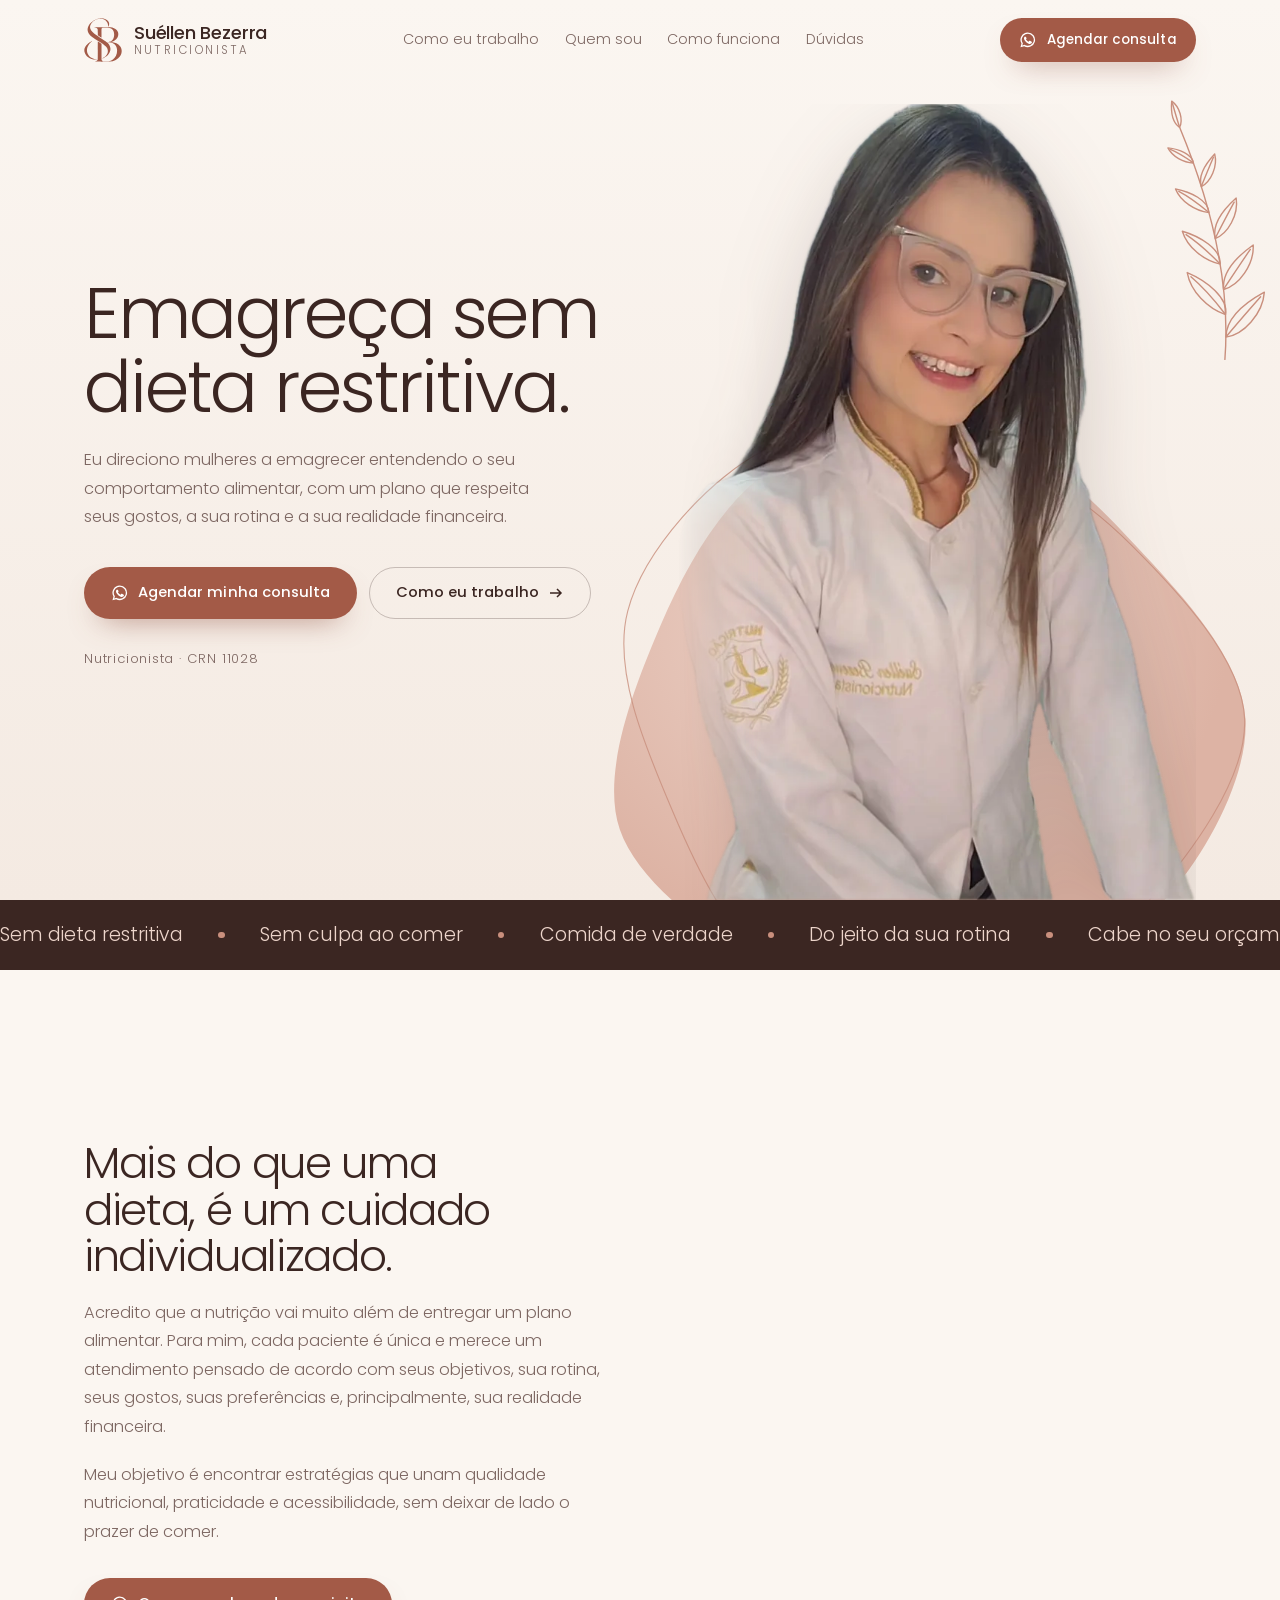
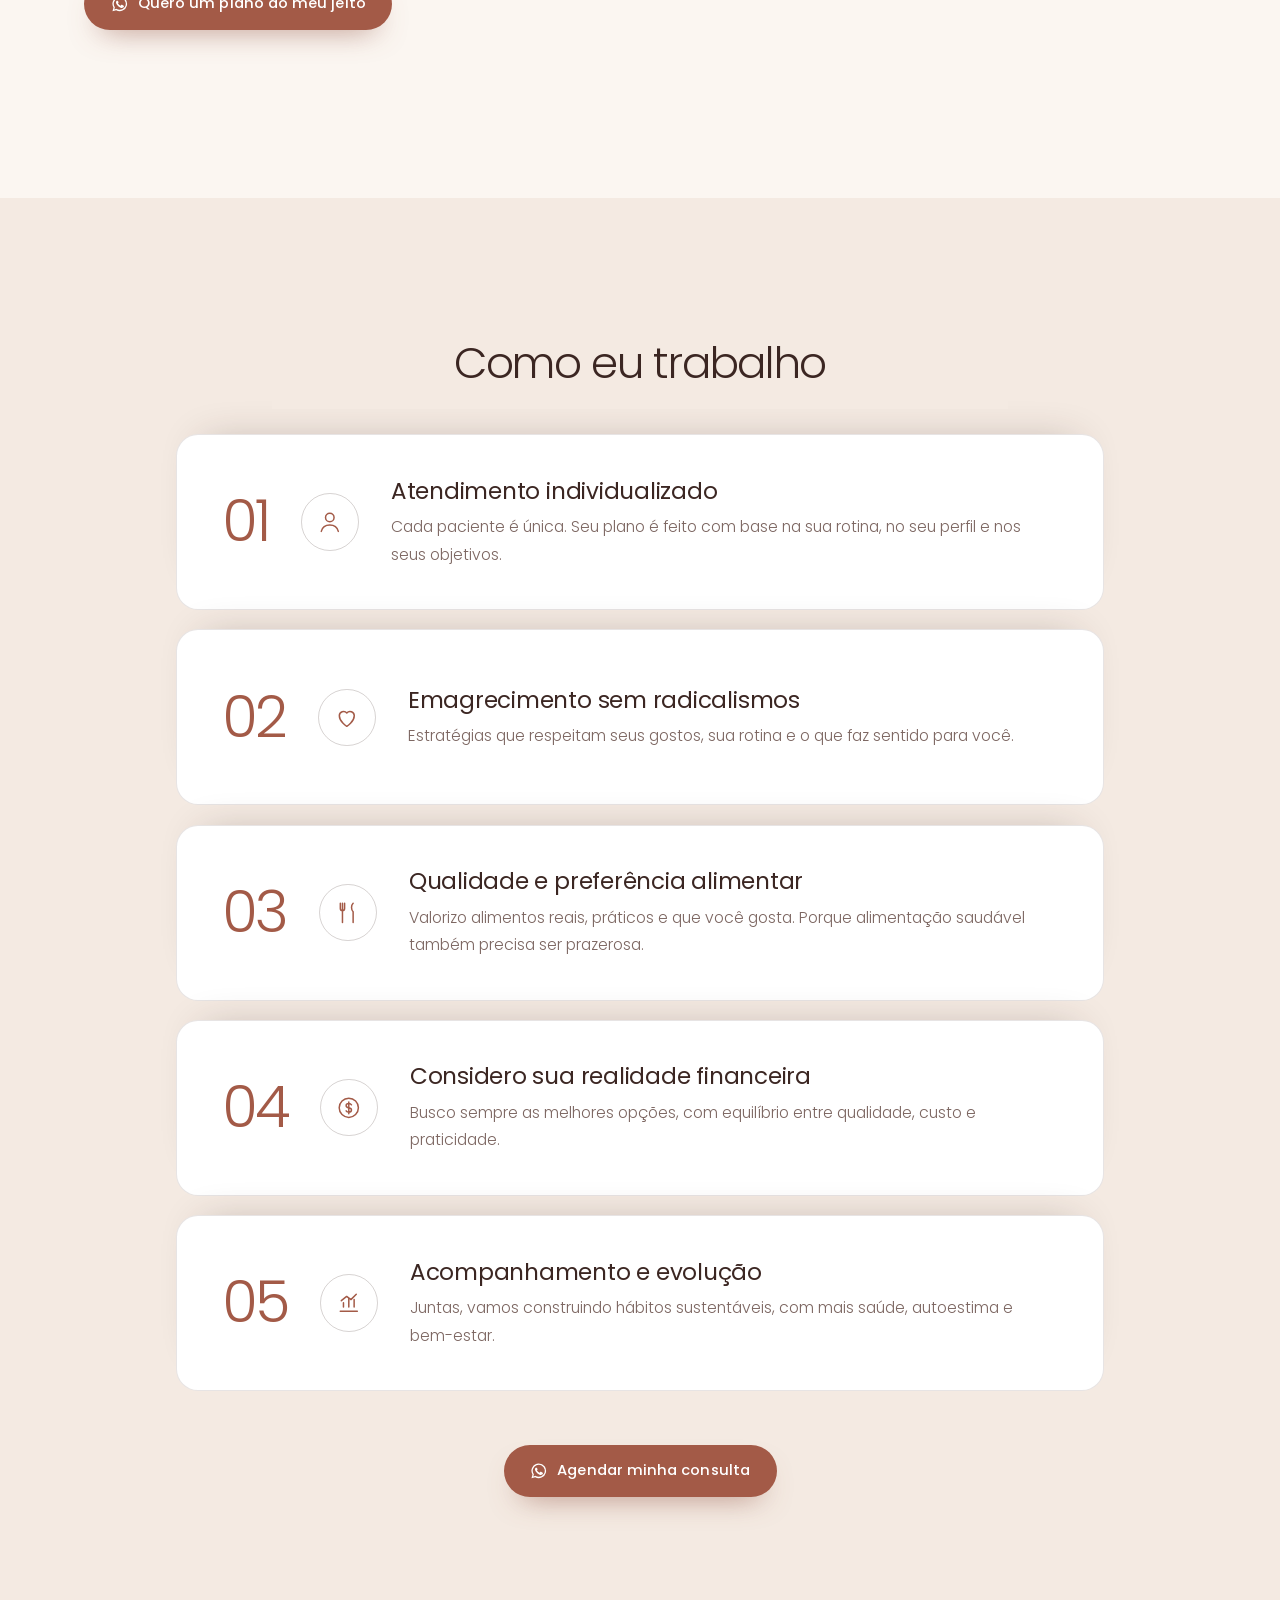
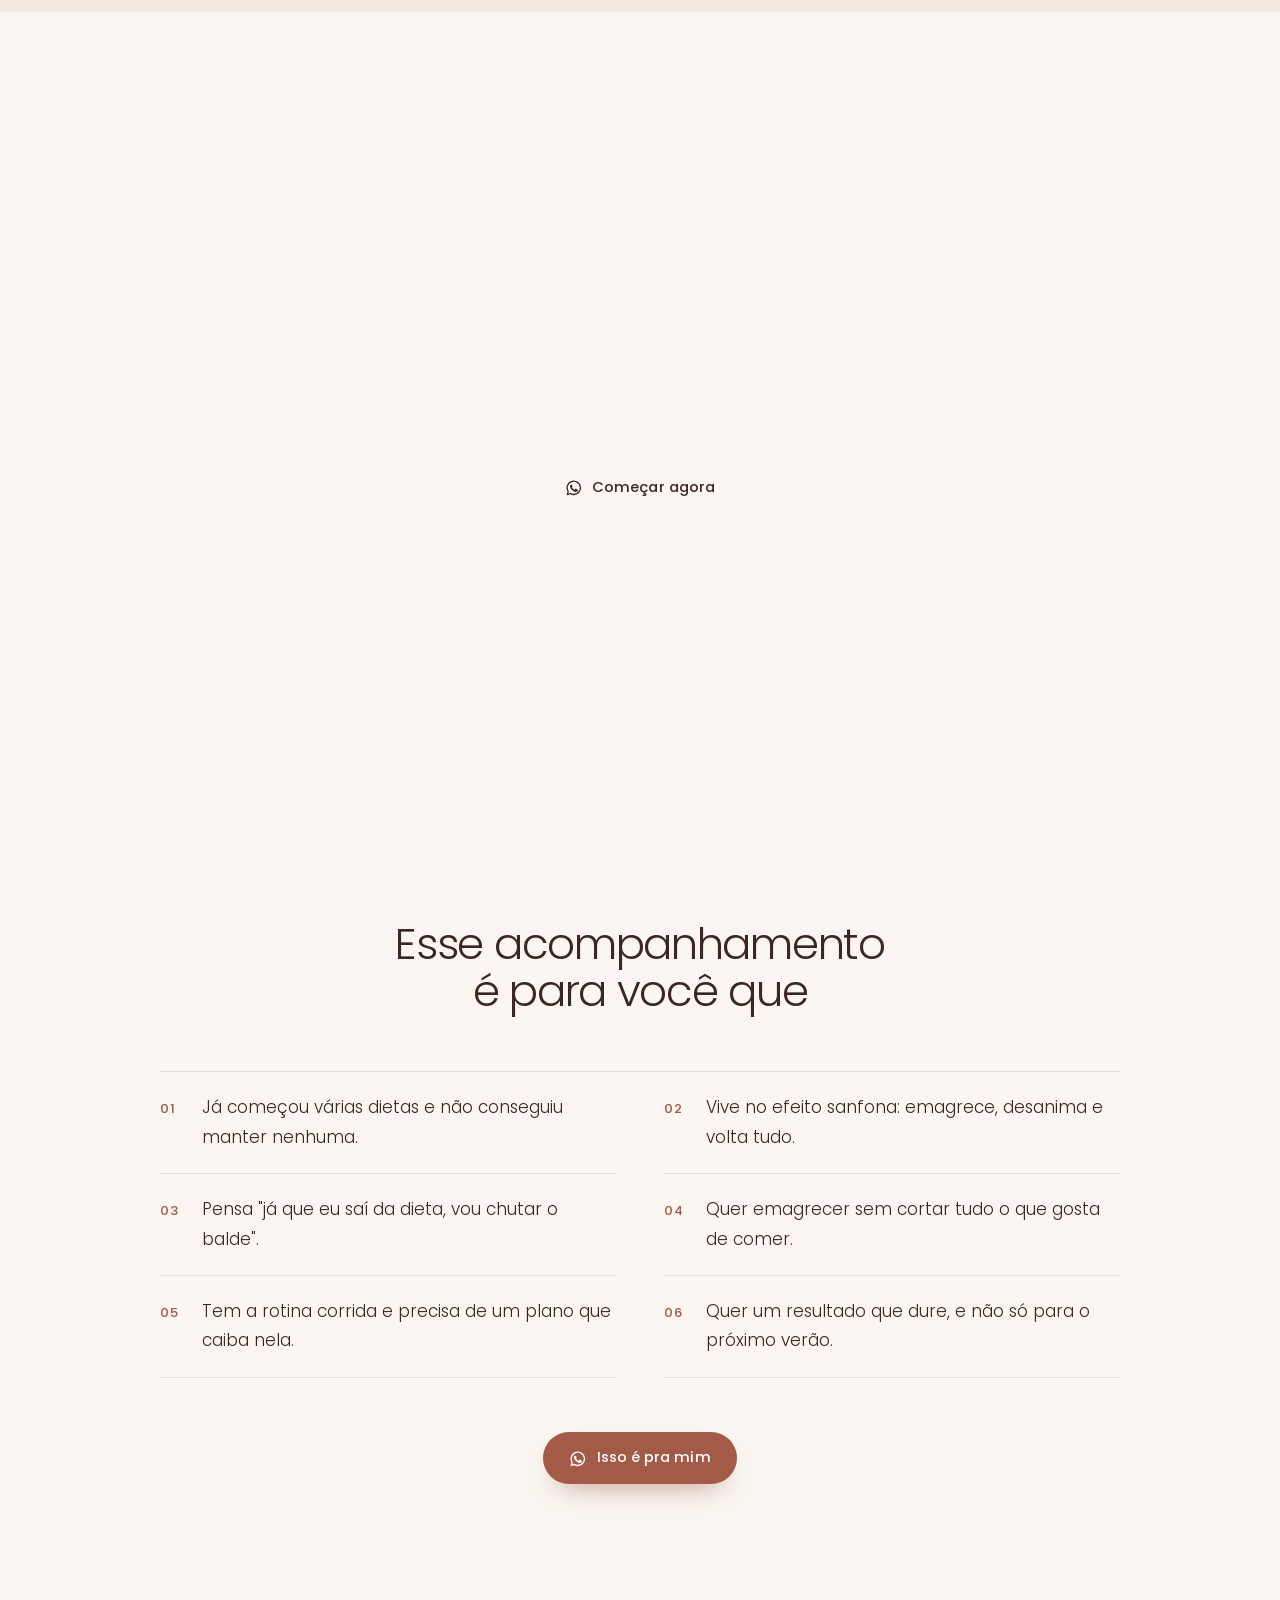
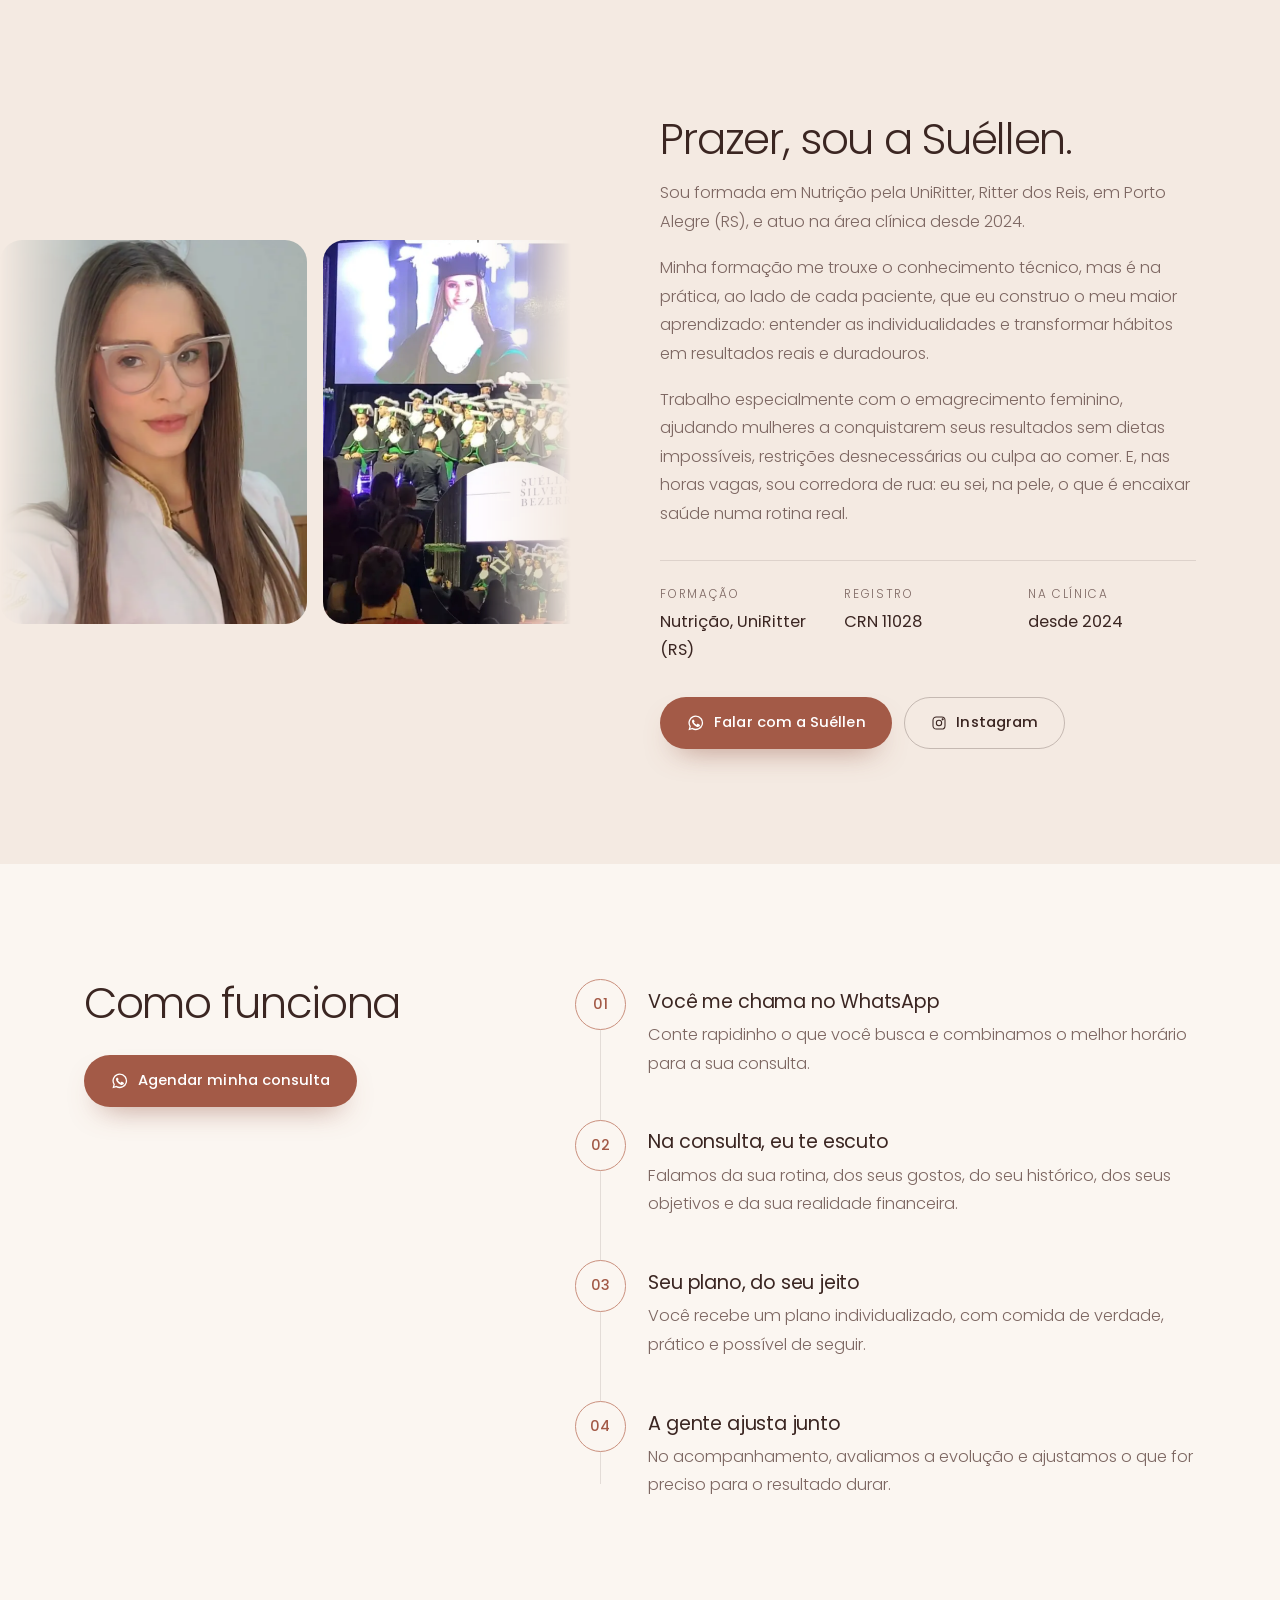
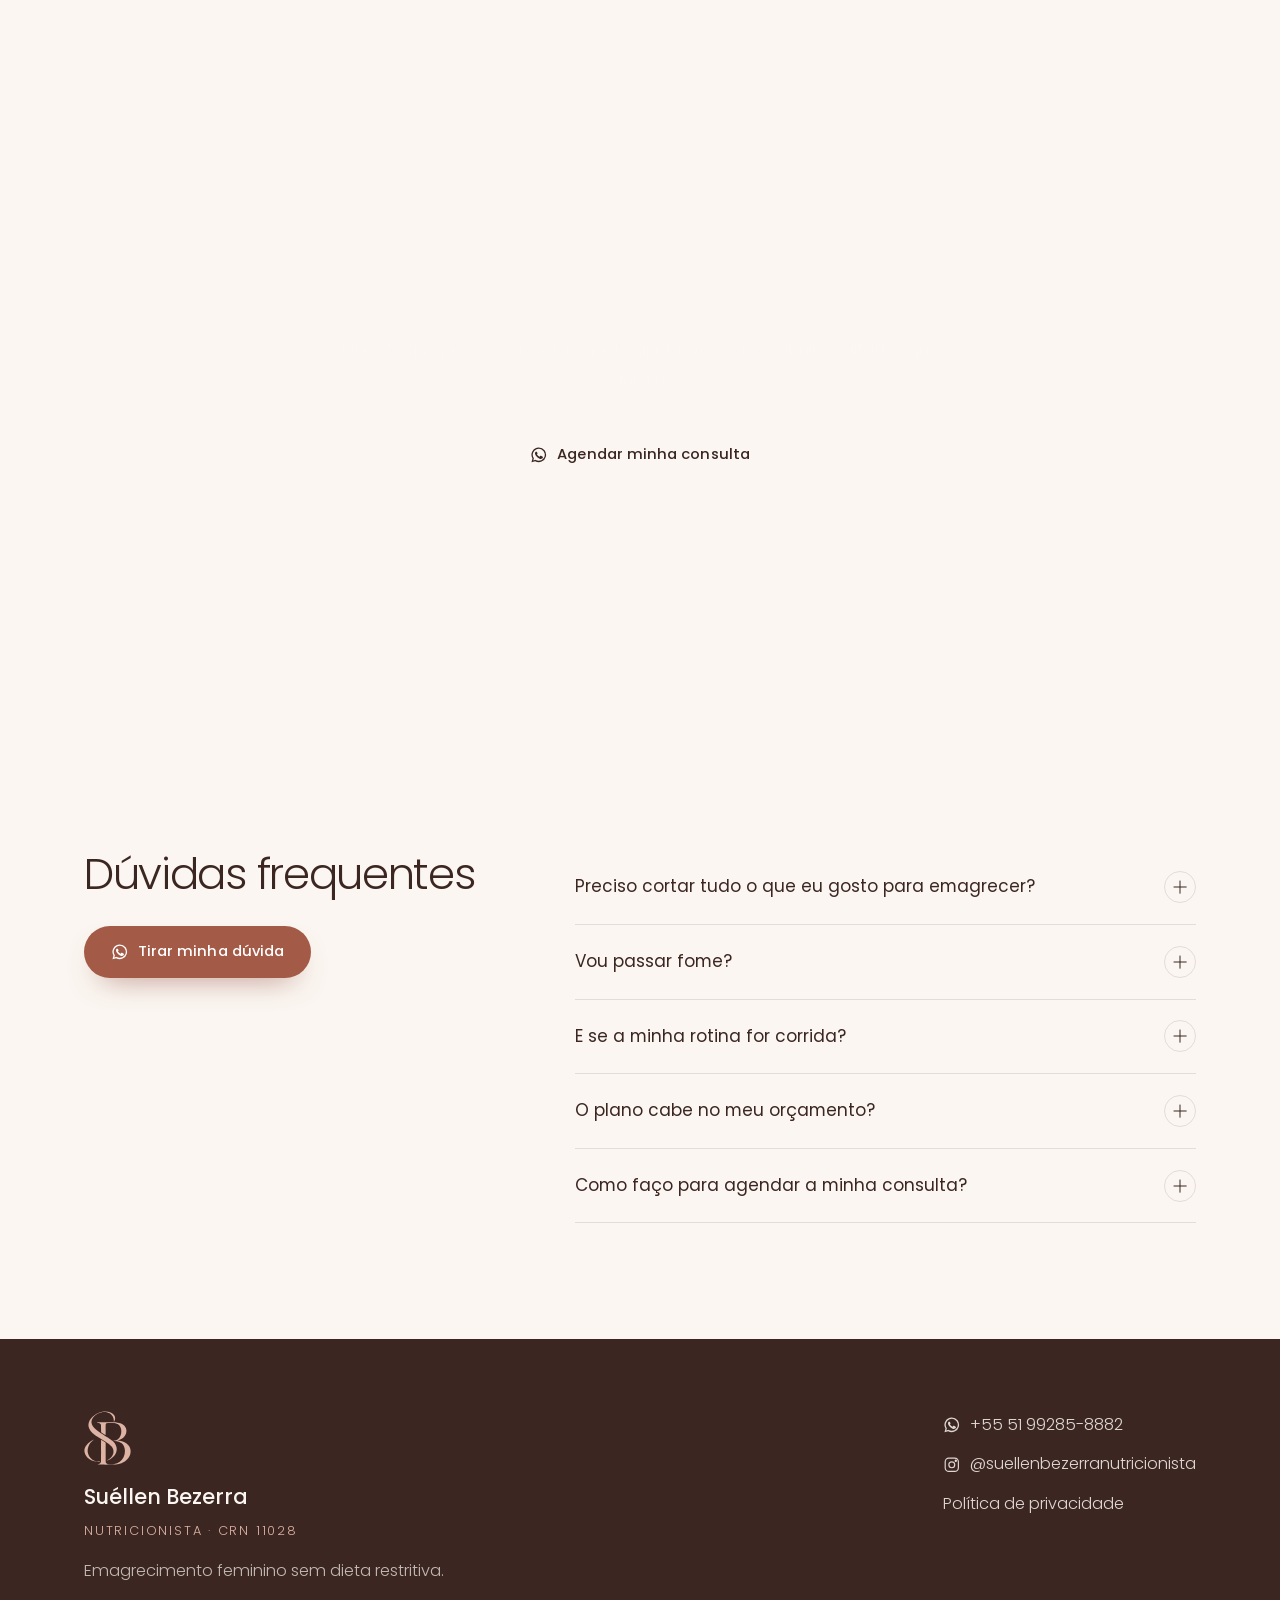
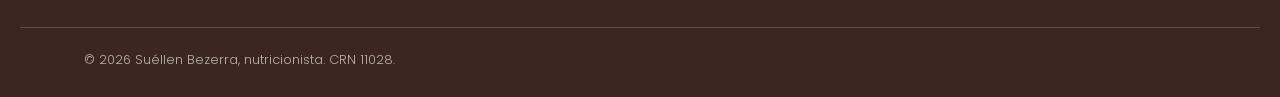
<file: index.html>
<!doctype html>
<html lang="pt-BR">
<head>
<meta charset="utf-8">
<meta name="viewport" content="width=device-width,initial-scale=1,viewport-fit=cover">
<title>Suéllen Bezerra | Nutricionista: emagrecimento feminino sem dieta restritiva</title>
<meta name="description" content="Nutricionista Suéllen Bezerra (CRN 11028): emagrecimento feminino sem dieta restritiva, com plano individualizado que respeita seus gostos, sua rotina e seu orçamento. Agende pelo WhatsApp.">
<meta name="robots" content="noindex,nofollow">
<link rel="canonical" href="https://suellenbezerra.vercel.app/">
<meta name="theme-color" content="#FBF6F1">
<meta property="og:type" content="website"><meta property="og:locale" content="pt_BR"><meta property="og:site_name" content="Suéllen Bezerra, nutricionista">
<meta property="og:title" content="Suéllen Bezerra | Nutricionista: emagrecimento feminino sem dieta restritiva"><meta property="og:description" content="Nutricionista Suéllen Bezerra (CRN 11028): emagrecimento feminino sem dieta restritiva, com plano individualizado que respeita seus gostos, sua rotina e seu orçamento. Agende pelo WhatsApp."><meta property="og:url" content="https://suellenbezerra.vercel.app/">
<meta property="og:image" content="https://suellenbezerra.vercel.app/assets/img/og-image-v2.jpg"><meta name="twitter:card" content="summary_large_image">
<link rel="icon" href="/assets/img/favicon-v2.svg" type="image/svg+xml"><link rel="icon" href="/assets/img/favicon-v2.png" type="image/png" sizes="64x64"><link rel="apple-touch-icon" href="/assets/img/apple-touch-icon.png">
<link rel="preload" href="/assets/fonts/poppins-300.woff2" as="font" type="font/woff2" crossorigin>
<link rel="preload" href="/assets/fonts/poppins-500.woff2" as="font" type="font/woff2" crossorigin>
<link rel="preload" as="image" imagesrcset="/assets/img/fotos/hero-700.webp 700w, /assets/img/fotos/hero-1100.webp 1100w" imagesizes="(max-width:760px) 100vw, 46vw" fetchpriority="high">
<script>document.documentElement.classList.add('js')</script>
<style>@font-face{font-family:"Poppins";src:url(/assets/fonts/poppins-300.woff2) format("woff2");font-weight:300;font-display:swap}@font-face{font-family:"Poppins";src:url(/assets/fonts/poppins-400.woff2) format("woff2");font-weight:400;font-display:swap}@font-face{font-family:"Poppins";src:url(/assets/fonts/poppins-500.woff2) format("woff2");font-weight:500;font-display:swap}@font-face{font-family:"Sans Reserva";src:local("Arial");size-adjust:112.5%}:root{--papel:#FBF6F1;--papel-2:#F4EAE2;--rose:#EDD5CB;--rose-2:#DDB3A4;--rose-3:#C98F7D;--terra:#A35A47;--terra-2:#8C4A39;--cacau:#3B2622;--cacau-2:#2B1B18;--tinta:#3B2622;--muted:#7D6762;--linha:rgba(59,38,34,.12);--linha-c:rgba(251,246,241,.18);--sans:"Poppins","Sans Reserva",Arial,sans-serif;--t-hero:clamp(2.6rem,5.6vw,5.4rem);--t-h2:clamp(1.9rem,3.4vw,3.2rem);--gutter:clamp(1.25rem,5vw,4rem);--maxw:1240px;--sec:clamp(4.5rem,9vw,8rem);--ease:cubic-bezier(.2,.8,.3,1);--r:22px}*,*::before,*::after{box-sizing:border-box}html{-webkit-text-size-adjust:100%;scroll-padding-top:6rem}body{margin:0;background:var(--papel);color:var(--tinta);font:300 1.02rem/1.75 var(--sans);-webkit-font-smoothing:antialiased;overflow-x:clip}img{display:block;max-width:100%;height:auto}a{color:inherit;text-decoration:none}h1,h2,h3,p,ul,ol,dl,dd,figure{margin:0}h1,h2{font-weight:300;line-height:1.08;letter-spacing:-.03em;text-wrap:balance}h3{font-weight:500;font-size:1.08rem;line-height:1.35;letter-spacing:-.01em}.wrap{width:100%;max-width:var(--maxw);margin-inline:auto;padding-inline:var(--gutter)}:focus-visible{outline:2px solid var(--terra);outline-offset:3px;border-radius:6px}::selection{background:var(--rose-2);color:var(--cacau)}.btn{display:inline-flex;align-items:center;justify-content:center;gap:.6rem;min-height:3.25rem;padding:.7rem 1.6rem;border-radius:999px;border:1px solid transparent;font:500 .92rem/1.2 var(--sans);letter-spacing:.005em;cursor:pointer;transition:background-color .35s var(--ease),color .35s var(--ease),border-color .35s var(--ease),transform .35s var(--ease),box-shadow .35s var(--ease)}.btn svg{width:1.1rem;height:1.1rem;flex:none}.btn:active{transform:scale(.98)}.btn--pri{background:var(--terra);color:#fff;box-shadow:0 14px 30px -16px rgba(140,74,57,.7)}.btn--pri:hover{background:var(--terra-2)}.btn--claro{background:var(--papel);color:var(--cacau)}.btn--claro:hover{background:var(--rose)}.btn--linha{border-color:rgba(59,38,34,.25);color:var(--tinta)}.btn--linha:hover{border-color:var(--terra);color:var(--terra)}.btn--linha svg{width:1rem;height:1rem}.ctas{display:flex;flex-wrap:wrap;gap:.75rem}.top{position:fixed;inset:0 0 auto 0;z-index:60;transition:background-color .4s var(--ease),box-shadow .4s var(--ease)}.top.solid{background:rgba(251,246,241,.9);-webkit-backdrop-filter:blur(14px);backdrop-filter:blur(14px);box-shadow:0 1px 0 var(--linha)}.top__in{display:flex;align-items:center;justify-content:space-between;gap:1.5rem;height:5rem}.marca{display:flex;align-items:center;gap:.75rem}.marca__sb{height:2.75rem;width:auto}.marca__txt{display:flex;flex-direction:column;line-height:1.15}.marca b{font-weight:500;font-size:1.12rem;letter-spacing:-.01em}.marca__txt>span{font-size:.72rem;letter-spacing:.22em;text-transform:uppercase;color:var(--muted)}.nav{display:flex;gap:1.6rem;font-size:.9rem;color:var(--muted)}.nav a{transition:color .3s}.nav a:hover{color:var(--terra)}.top .btn{min-height:2.75rem;padding:.5rem 1.15rem;font-size:.84rem}.capa{position:relative;min-height:100svh;display:flex;align-items:center;overflow:hidden;isolation:isolate;background:linear-gradient(180deg,var(--papel) 0%,var(--papel-2) 100%)}.capa__fundo{position:absolute;inset:0;z-index:-2;pointer-events:none;--borda:max(var(--gutter),calc((100vw - var(--maxw)) / 2 + var(--gutter)))}.capa__blob,.capa__linha{position:absolute;width:min(55vw,50rem);aspect-ratio:1;right:max(0px,calc(var(--borda) - 5rem));bottom:-19%;overflow:visible}.capa__blob{animation:gira-blob 90s linear infinite}.capa__linha{fill:none;stroke:var(--rose-3);stroke-width:1.1;opacity:.8;animation:gira-blob 120s linear infinite reverse}.capa__linha path,.capa__ramo path{vector-effect:non-scaling-stroke}@keyframes gira-blob{to{transform:rotate(360deg)}}.capa__ramo{position:absolute;top:6.2rem;right:max(.6rem,calc(var(--borda) - 8.5rem));width:clamp(7.5rem,11.5vw,12rem);height:auto;overflow:visible;fill:none;stroke:var(--rose-3);stroke-width:1.4;stroke-linecap:round;stroke-linejoin:round;transform-origin:62% 100%;animation:balanca 9s ease-in-out infinite alternate}.capa__ramo path{stroke-dasharray:1;stroke-dashoffset:1;animation:desenha 1.8s var(--ease) var(--d,0s) forwards}@keyframes desenha{to{stroke-dashoffset:0}}@keyframes balanca{from{transform:rotate(-2.5deg)}to{transform:rotate(2deg)}}.capa__foto{position:absolute;right:max(var(--gutter),calc((100vw - var(--maxw)) / 2 + var(--gutter)));bottom:0;z-index:-1}.capa__foto img{height:min(calc(100svh - 6.5rem),54rem);width:auto;max-width:46vw;object-fit:contain;object-position:bottom;filter:drop-shadow(0 30px 40px rgba(59,38,34,.18));-webkit-mask-image:linear-gradient(90deg,transparent 0,#000 16%);mask-image:linear-gradient(90deg,transparent 0,#000 16%)}.capa__in{padding-block:7rem 4rem}.capa__txt{max-width:34rem}.capa h1{font-size:var(--t-hero);line-height:1.02}.capa__txt>p:not(.capa__crn){margin-top:1.4rem;font-size:clamp(1.02rem,1.2vw,1.16rem);color:var(--muted);max-width:30rem}.capa .ctas{margin-top:2.2rem}.capa__crn{margin-top:1.8rem;font-size:.82rem;letter-spacing:.06em;color:var(--muted)}.faixa{overflow:hidden;background:var(--cacau);color:var(--rose);padding-block:1.15rem}.faixa__t{display:flex;width:max-content;animation:corre 38s linear infinite}.faixa__t span{flex:none;margin-right:2.2rem;font-size:clamp(1rem,1.5vw,1.3rem);white-space:nowrap}.faixa__t i{flex:none;margin-right:2.2rem;align-self:center;width:.4rem;height:.4rem;border-radius:50%;background:var(--rose-3)}@keyframes corre{to{transform:translate3d(-50%,0,0)}}.sec{position:relative;padding-block:var(--sec)}.cab{text-align:center;max-width:46rem;margin:0 auto clamp(2.4rem,5vw,3.6rem)}.cab h2{font-size:var(--t-h2)}.fim{display:flex;justify-content:center;margin-top:clamp(2.4rem,5vw,3.4rem)}.cuidado{position:relative;min-height:min(92svh,58rem);display:flex;align-items:center;overflow:hidden;isolation:isolate;padding-block:var(--sec)}.cuidado__bg{position:absolute;inset:0;z-index:-1}.cuidado__bg img{width:100%;height:100%;object-fit:cover;object-position:78% 30%}.cuidado__bg::after{content:"";position:absolute;inset:0;background:linear-gradient(90deg,var(--papel) 0%,rgba(251,246,241,.94) 30%,rgba(251,246,241,.55) 50%,rgba(251,246,241,0) 66%)}.cuidado__txt{max-width:33rem}.cuidado h2{font-size:var(--t-h2)}.cuidado__txt p{margin-top:1.2rem;color:var(--muted)}.cuidado__txt .ctas{margin-top:2rem}.pilares-sec{position:relative;padding-block:var(--sec);background:var(--papel-2)}.pilares-sec .cab{position:sticky;top:4.9rem;z-index:3;margin-bottom:0;padding:1.6rem 0 1.4rem;background:var(--papel-2)}.pilares{position:relative;z-index:1;display:flex;flex-direction:column;gap:1.2rem;max-width:58rem;margin:clamp(1rem,2vw,1.6rem) auto 0}.pilar{position:sticky;top:calc(var(--cab-h,10.6rem) + var(--i) * 1.1rem);display:grid;grid-template-columns:auto auto 1fr;grid-template-areas:"n ic t" "n ic p";column-gap:clamp(1rem,3vw,2rem);row-gap:.4rem;align-items:center;min-height:11rem;padding:clamp(1.6rem,3.5vw,2.4rem) clamp(1.4rem,4vw,2.8rem);border-radius:var(--r);background:#fff;border:1px solid var(--linha);box-shadow:0 -18px 40px -28px rgba(59,38,34,.3)}.pilar__n{grid-area:n;font-size:clamp(2.4rem,5vw,3.6rem);font-weight:300;letter-spacing:-.04em;line-height:1;color:var(--terra)}.pilar__ic{grid-area:ic;display:grid;place-items:center;width:3.6rem;height:3.6rem;border-radius:50%;border:1px solid rgba(59,38,34,.2);color:var(--terra)}.pilar__ic svg{width:1.6rem;height:1.6rem}.pilar h3{grid-area:t;align-self:end;font-size:clamp(1.15rem,1.8vw,1.45rem);font-weight:400}.pilar p{grid-area:p;align-self:start;color:var(--muted);font-size:.98rem}.frase,.final{position:relative;clip-path:inset(0);color:var(--papel);isolation:isolate}.frase__bg,.final__bg{position:fixed;inset:4.9rem 0 0 0;z-index:-1}.frase__bg img,.final__bg img{width:100%;height:100%;object-fit:cover;object-position:65% 0%}.frase__bg img{object-position:50% 22%}.frase__bg::after,.final__bg::after{content:"";position:absolute;inset:0;background:radial-gradient(75% 85% at 50% 55%,rgba(43,27,24,.82),rgba(43,27,24,.55))}.frase{min-height:88svh;display:flex;align-items:center;text-align:center}.frase__txt{max-width:50rem;margin-inline:auto;padding-block:var(--sec)}.frase__grande{font-size:clamp(1.45rem,2.3vw,2.15rem);font-weight:300;line-height:1.4;letter-spacing:-.015em;text-wrap:balance}.frase .ctas{margin-top:2.2rem;justify-content:center}.final{min-height:80svh;display:flex;align-items:center;text-align:center}.final__bg::after{background:radial-gradient(80% 80% at 50% 50%,rgba(43,27,24,.7),rgba(43,27,24,.92))}.final__txt{max-width:40rem;margin-inline:auto;padding-block:var(--sec)}.final h2{font-size:var(--t-h2)}.final p{margin:1.2rem auto 0;color:rgba(251,246,241,.82)}.final .ctas{justify-content:center;margin-top:2.2rem}.quem__lista{display:grid;grid-template-columns:repeat(2,1fr);column-gap:clamp(1.5rem,4vw,3rem);margin:0 auto;padding:0;list-style:none;max-width:60rem;border-top:1px solid var(--linha)}.quem__lista li{display:grid;grid-template-columns:2.6rem 1fr;align-items:baseline;padding:1.3rem 0;border-bottom:1px solid var(--linha);font-size:1.06rem}.quem__lista span{font-size:.82rem;font-weight:500;letter-spacing:.1em;color:var(--terra)}.sobre{background:var(--papel-2)}.sobre__in{display:grid;grid-template-columns:1fr 1.1fr;gap:clamp(2rem,7vw,6rem);align-items:center}.galeria{position:relative;min-width:0;overflow:hidden;padding-block:.5rem;-webkit-mask-image:linear-gradient(90deg,transparent 0,#000 16%,#000 84%,transparent 100%);mask-image:linear-gradient(90deg,transparent 0,#000 16%,#000 84%,transparent 100%)}.galeria__trilho{display:flex;width:max-content;animation:galeria 64s linear infinite}.galeria figure{flex:none;width:clamp(14rem,24vw,23rem);aspect-ratio:4/5;margin:0 1rem 0 0;border-radius:var(--r);overflow:hidden;background:var(--rose)}@media (min-width:861px){.galeria{margin-left:calc(-1 * (max(0px,(100vw - var(--maxw)) / 2) + var(--gutter)))}}.galeria img{width:100%;height:100%;object-fit:cover}.galeria:hover .galeria__trilho{animation-play-state:paused}.js .galeria:not(.roda) .galeria__trilho{animation-play-state:paused}@keyframes galeria{to{transform:translate3d(-50%,0,0)}}.sobre h2{font-size:var(--t-h2)}.sobre__txt p{margin-top:1.1rem;color:var(--muted)}.sobre__dados{display:grid;grid-template-columns:repeat(3,1fr);gap:1rem;margin-top:2rem;padding-top:1.4rem;border-top:1px solid var(--linha)}.sobre__dados dt{font-size:.74rem;letter-spacing:.14em;text-transform:uppercase;color:var(--muted)}.sobre__dados dd{margin-top:.2rem;font-weight:400}.sobre .ctas{margin-top:2rem}.passos-in{display:grid;grid-template-columns:.8fr 1.2fr;gap:clamp(2rem,6vw,5rem);align-items:start}.passos-cab{position:sticky;top:7rem;display:flex;flex-direction:column;align-items:flex-start;gap:1.8rem}.passos-cab h2{font-size:var(--t-h2)}.passos{position:relative;margin:0;padding:0;list-style:none}.passos::before{content:"";position:absolute;left:1.6rem;top:1rem;bottom:1rem;width:1px;background:var(--linha)}.passo{position:relative;display:grid;grid-template-columns:3.2rem 1fr;gap:1.4rem;padding-bottom:2.6rem}.passo:last-child{padding-bottom:0}.passo b{position:relative;display:grid;place-items:center;width:3.2rem;height:3.2rem;border-radius:50%;background:var(--papel);border:1px solid var(--rose-3);color:var(--terra);font-weight:500;font-size:.9rem}.passo h3{font-size:1.2rem;font-weight:400;padding-top:.6rem}.passo p{margin-top:.4rem;color:var(--muted)}.faq-sec{background:var(--papel)}.faq{display:grid;grid-template-columns:.8fr 1.2fr;gap:clamp(2rem,6vw,5rem);align-items:start}.faq__cab{position:sticky;top:7rem;display:flex;flex-direction:column;align-items:flex-start;gap:1.8rem}.faq__cab h2{font-size:var(--t-h2)}.faq__item{border-bottom:1px solid var(--linha)}.faq__item summary{display:flex;justify-content:space-between;align-items:center;gap:1rem;padding:1.3rem 0;cursor:pointer;list-style:none;font-size:1.06rem;font-weight:400}.faq__item summary::-webkit-details-marker{display:none}.faq__item summary i{position:relative;flex:none;width:2rem;height:2rem;border-radius:50%;border:1px solid var(--linha);transition:transform .4s var(--ease),background-color .3s}.faq__item summary i::before,.faq__item summary i::after{content:"";position:absolute;left:50%;top:50%;width:.8rem;height:1px;background:currentColor;transform:translate(-50%,-50%)}.faq__item summary i::after{transform:translate(-50%,-50%) rotate(90deg)}.faq__item[open] summary i{transform:rotate(45deg);background:var(--rose)}.faq__item p{padding:0 3rem 1.4rem 0;color:var(--muted)}.rod{background:var(--cacau);color:var(--papel);padding-block:clamp(3rem,6vw,4.5rem) 1.6rem}.rod__in{display:flex;justify-content:space-between;gap:2rem;flex-wrap:wrap}.rod__sb{height:3.4rem;width:auto;margin-bottom:.9rem}.rod__marca b{display:block;font-weight:500;font-size:1.3rem}.rod__marca span{font-size:.8rem;letter-spacing:.14em;text-transform:uppercase;color:var(--rose-2)}.rod__marca p{margin-top:.8rem;color:rgba(251,246,241,.7)}.rod__col{display:flex;flex-direction:column;gap:.7rem}.rod__col a{display:inline-flex;align-items:center;gap:.6rem;color:rgba(251,246,241,.85);transition:color .3s}.rod__col a:hover{color:var(--rose)}.rod__col svg{width:1.1rem;height:1.1rem}.rod__fim{margin-top:2.6rem;padding-top:1.3rem;border-top:1px solid var(--linha-c);font-size:.8rem;color:rgba(251,246,241,.68)}.zap{position:fixed;right:1.1rem;bottom:1.1rem;z-index:50;display:inline-flex;align-items:center;gap:.6rem;padding:.75rem 1.2rem .75rem .9rem;border-radius:999px;background:#1FAF5A;color:#fff;font-weight:500;font-size:.86rem;box-shadow:0 16px 34px -14px rgba(0,0,0,.45);transition:transform .35s var(--ease)}.zap svg{width:1.5rem;height:1.5rem}.zap:hover{transform:translateY(-2px)}.js .zap{opacity:0;transform:translateY(12px);pointer-events:none;transition:opacity .4s var(--ease),transform .4s var(--ease)}.js .zap.ver{opacity:1;transform:none;pointer-events:auto}.texto-pag{padding-top:8rem}.texto{max-width:46rem}.texto h1{font-size:var(--t-h2)}.texto h2{font-size:1.4rem;margin:2.2rem 0 .6rem}.texto p{color:var(--muted)}.obrigado{min-height:100svh;display:grid;place-items:center;text-align:center;padding:2rem}.obrigado__sb{height:4.4rem;width:auto;margin:0 auto 1rem}.obrigado__nome{font-weight:500;letter-spacing:.2em;text-transform:uppercase;font-size:.8rem;color:var(--muted)}.obrigado h1{margin-top:1rem;font-size:clamp(1.8rem,4vw,2.8rem)}.obrigado p{margin-top:.8rem;color:var(--muted)}.gira{width:2.6rem;height:2.6rem;margin:2rem auto;border-radius:50%;border:1.5px solid var(--linha);border-top-color:var(--terra);animation:gira 1s linear infinite}@keyframes gira{to{transform:rotate(360deg)}}.obrigado .ctas{justify-content:center}.js .rv{opacity:0;transform:translate3d(0,26px,0);transition:opacity .9s var(--ease),transform 1.1s var(--ease)}.js .rv.in{opacity:1;transform:none}.js .rv[data-d="1"]{transition-delay:.08s}.js .rv[data-d="2"]{transition-delay:.16s}@media (max-width:1000px){.nav{display:none}}@media (min-width:761px) and (max-width:1000px){.capa__txt{max-width:min(34rem,50vw)}.capa__blob,.capa__linha{width:64vw;bottom:-5%}}@media (max-width:860px){.cuidado__in,.sobre__in,.passos-in,.faq{grid-template-columns:1fr}.passos-cab,.faq__cab{position:relative;top:0;align-items:center;text-align:center}.quem__lista{grid-template-columns:1fr}}@media (max-width:760px){.top__in{height:4.4rem}.top .btn{display:none}.marca b{font-size:1.02rem}.marca__sb{height:2.35rem}.rod__sb{margin-inline:auto}.capa{flex-direction:column;align-items:stretch;min-height:0;background:var(--papel)}.capa__blob,.capa__linha{width:min(104vw,50svh);left:calc(50% - min(52vw,25svh));right:auto;bottom:auto;top:5.2rem}.capa__ramo{top:5rem;right:.2rem;width:4.6rem;stroke-width:1.2}.capa__foto{position:relative;right:auto;bottom:auto;width:100%;margin:4.4rem auto 0;display:flex;justify-content:center}.capa__foto img{height:min(54svh,118vw);max-width:100%}.capa__foto::after{content:"";position:absolute;inset:auto 0 0 0;height:32%;background:linear-gradient(0deg,var(--papel) 8%,rgba(251,246,241,0))}.capa__in{padding-block:0 3rem;margin-top:-4.5rem;position:relative;text-align:center}.capa__txt{margin-inline:auto}.capa__txt>p:not(.capa__crn){margin-inline:auto}.ctas{justify-content:center}.cuidado__txt,.sobre__txt,.frase__txt,.cab{text-align:center}.pilar{grid-template-columns:auto 1fr;grid-template-areas:"ic n" "t t" "p p";top:calc(var(--cab-h,9rem) + var(--i) * .8rem);min-height:0;text-align:left}.pilar__n{justify-self:end;font-size:2.4rem}.pilar h3{margin-top:.6rem}.frase__bg,.final__bg{position:absolute;inset:0}.cuidado{flex-direction:column;align-items:stretch;min-height:0;padding-block:0 var(--sec)}.cuidado__bg{position:relative;inset:auto;height:min(118vw,32rem)}.cuidado__bg img{object-position:50% 20%}.cuidado__bg::after{background:linear-gradient(0deg,var(--papel) 0%,rgba(251,246,241,0) 40%)}.cuidado__txt{max-width:none;margin-top:-2rem}.pilares-sec .cab{top:4.3rem;padding:1.2rem 0 1rem}.frase,.final{clip-path:none;overflow:hidden}.frase__bg img{object-position:50% 0}.final__bg img{object-position:50% 12%}.capa__foto img{-webkit-mask-image:none;mask-image:none}.frase__bg::after{background:linear-gradient(0deg,rgba(43,27,24,.95) 0%,rgba(43,27,24,.75) 60%,rgba(43,27,24,.55) 100%)}.galeria{margin-inline:calc(var(--gutter) * -1)}.galeria figure{width:62vw;max-width:20rem;margin-right:.8rem}.sobre__dados{grid-template-columns:1fr 1fr 1fr;text-align:center}.faq__item p{padding-right:0}.rod__in{flex-direction:column;text-align:center;align-items:center}.rod__fim{text-align:center}.zap span{display:none}.zap{padding:.85rem}}@media (max-width:760px) and (max-height:720px){.capa__foto img{height:46svh}.capa__blob,.capa__linha{width:44svh;left:calc(50% - 22svh)}.capa__txt>p:not(.capa__crn){margin-top:1rem}.capa .ctas{margin-top:1.4rem}}@media (prefers-reduced-motion:reduce){*,*::before,*::after{animation-duration:.01ms!important;animation-iteration-count:1!important;transition-duration:.01ms!important}.js .rv{opacity:1;transform:none}.galeria{overflow-x:auto;scroll-snap-type:x mandatory}.galeria figure{scroll-snap-align:center}}@media (max-width:600px){.ctas{display:grid;grid-template-columns:minmax(0,max-content);width:fit-content;max-width:100%;margin-inline:auto}.ctas>*{width:100%;justify-content:center;text-align:center}}</style>
<script type="application/ld+json">{"@context":"https://schema.org","@graph":[{"@type":["Person"],"@id":"https://suellenbezerra.vercel.app/#suellen","name":"Suéllen Bezerra","jobTitle":"Nutricionista","description":"Nutricionista clínica com foco em emagrecimento feminino sem dieta restritiva.","alumniOf":{"@type":"CollegeOrUniversity","name":"UniRitter, Centro Universitário Ritter dos Reis"},"hasCredential":{"@type":"EducationalOccupationalCredential","credentialCategory":"Registro profissional","name":"CRN 11028"},"image":"https://suellenbezerra.vercel.app/assets/img/og-image-v2.jpg","sameAs":["https://www.instagram.com/suellenbezerranutricionista/"],"url":"https://suellenbezerra.vercel.app/"},{"@type":"MedicalBusiness","@id":"https://suellenbezerra.vercel.app/#consultorio","name":"Nutricionista Suéllen Bezerra","medicalSpecialty":"Nutrition","founder":{"@id":"https://suellenbezerra.vercel.app/#suellen"},"telephone":"+55 51 99285-8882","url":"https://suellenbezerra.vercel.app/","image":"https://suellenbezerra.vercel.app/assets/img/og-image-v2.jpg","sameAs":["https://www.instagram.com/suellenbezerranutricionista/"],"areaServed":"BR","description":"Atendimento nutricional individualizado para mulheres que querem emagrecer sem dieta restritiva."},{"@type":"FAQPage","mainEntity":[{"@type":"Question","name":"Preciso cortar tudo o que eu gosto para emagrecer?","acceptedAnswer":{"@type":"Answer","text":"Não. O plano é montado com os alimentos que você gosta e que fazem parte da sua vida. A ideia é emagrecer sem radicalismos e sem culpa ao comer."}},{"@type":"Question","name":"Vou passar fome?","acceptedAnswer":{"@type":"Answer","text":"O objetivo é o contrário: comer bem, com volume e qualidade, fazendo escolhas mais inteligentes. Dieta que dá fome não se sustenta."}},{"@type":"Question","name":"E se a minha rotina for corrida?","acceptedAnswer":{"@type":"Answer","text":"O plano é feito em cima da sua rotina real, com opções práticas para os dias mais apertados."}},{"@type":"Question","name":"O plano cabe no meu orçamento?","acceptedAnswer":{"@type":"Answer","text":"Sim, esse é um dos pilares do meu trabalho. Busco sempre o equilíbrio entre qualidade, custo e praticidade."}},{"@type":"Question","name":"Como faço para agendar a minha consulta?","acceptedAnswer":{"@type":"Answer","text":"É só tocar em qualquer botão de agendamento: a conversa abre no meu WhatsApp e eu te passo horários, formato do atendimento e valores."}}]}]}</script>
</head>
<body>
<header class="top"><div class="wrap top__in">
  <a class="marca" href="/" aria-label="Suéllen Bezerra, nutricionista, início"><img class="marca__sb" src="/assets/img/sb-monograma.svg" alt="" width="40" height="46"><span class="marca__txt"><b>Suéllen Bezerra</b><span>Nutricionista</span></span></a>
  <nav class="nav" aria-label="Principal"><a href="/#como">Como eu trabalho</a><a href="/#sobre">Quem sou</a><a href="/#passos">Como funciona</a><a href="/#duvidas">Dúvidas</a></nav>
  <a class="btn btn--pri" href="/obrigado?c=topo"><svg viewBox="0 0 24 24" fill="currentColor" aria-hidden="true"><path d="M12 2a10 10 0 0 0-8.6 15.1L2 22l5-1.3A10 10 0 1 0 12 2zm0 18.2a8.2 8.2 0 0 1-4.2-1.1l-.3-.2-3 .8.8-2.9-.2-.3A8.2 8.2 0 1 1 12 20.2zm4.5-6.1c-.2-.1-1.5-.7-1.7-.8s-.4-.1-.6.1-.7.8-.8 1-.3.2-.5.1a6.7 6.7 0 0 1-3.3-2.9c-.2-.4.2-.4.7-1.3.1-.2 0-.3 0-.4l-.8-1.8c-.2-.5-.4-.4-.6-.4h-.5a1 1 0 0 0-.7.3 3 3 0 0 0-.9 2.2 5.2 5.2 0 0 0 1.1 2.7 11.8 11.8 0 0 0 4.5 4c1.7.7 2.4.8 3.2.6a2.8 2.8 0 0 0 1.8-1.3 2.3 2.3 0 0 0 .2-1.3c-.1-.1-.3-.2-.6-.3z"/></svg><span>Agendar consulta</span></a>
</div></header>
<main>

<section class="capa" id="inicio">
  <div class="capa__fundo" aria-hidden="true"><svg class="capa__blob" viewBox="-20 -20 240 240"><defs><radialGradient id="sb-blob" cx="40%" cy="34%" r="72%"><stop offset="0" stop-color="#EDD5CB"/><stop offset=".8" stop-color="#DDB3A4"/></radialGradient></defs><path d="M209.6 100.0C210.8 120.9 193.8 150.7 178.2 165.6C162.5 180.5 137.0 186.0 115.7 189.3C94.5 192.6 70.7 193.9 50.8 185.3C30.9 176.7 3.1 157.4 -3.7 137.7C-10.4 118.1 1.6 88.2 10.5 67.4C19.4 46.7 32.2 24.4 50.0 13.3C67.8 2.3 97.2 -3.2 117.4 1.2C137.7 5.7 156.1 23.6 171.4 40.1C186.8 56.5 208.5 79.1 209.6 100.0Z" fill="url(#sb-blob)"/></svg><svg class="capa__linha" viewBox="-20 -20 240 240"><path d="M209.3 100.0C210.1 120.4 190.7 146.5 175.4 163.3C160.1 180.0 138.5 196.8 117.7 200.5C96.9 204.3 67.8 197.2 50.6 185.6C33.3 174.0 22.8 151.6 14.2 131.2C5.6 110.8 -6.4 83.8 -1.0 63.2C4.4 42.7 27.2 17.1 46.8 7.8C66.3 -1.4 95.6 2.1 116.3 7.6C136.9 13.1 155.2 25.3 170.7 40.7C186.2 56.1 208.5 79.6 209.3 100.0Z"/></svg><svg class="capa__ramo" viewBox="-30 -30 260 480"><path pathLength="1" style="--d:0s" d="M150 430C160 300 128 160 70 20"/><g style="--d:0.50s" transform="translate(151.8 390.7) rotate(34.8)"><path pathLength="1" d="M0 0C22.9 -20.8 30.2 -70.7 10.4 -104.0C-5.2 -72.8 -19.8 -29.1 0 0Z"/><path pathLength="1" d="M0 -3.1Q5.2 -57.2 9.6 -93.6"/></g><g style="--d:0.66s" transform="translate(151.1 350.9) rotate(-36.6)"><path pathLength="1" d="M0 0C22.0 -20.0 9.0 -68.0 -10.0 -100.0C-25.0 -70.0 -19.0 -28.0 0 0Z"/><path pathLength="1" d="M0 -3.0Q-1.0 -55.0 -9.2 -90.0"/></g><g style="--d:0.82s" transform="translate(147.7 306.5) rotate(27.9)"><path pathLength="1" d="M0 0C20.7 -18.8 27.3 -63.9 9.4 -94.0C-4.7 -65.8 -17.9 -26.3 0 0Z"/><path pathLength="1" d="M0 -2.8Q4.7 -51.7 8.6 -84.6"/></g><g style="--d:0.98s" transform="translate(141.6 261.6) rotate(-43.3)"><path pathLength="1" d="M0 0C19.4 -17.6 7.9 -59.8 -8.8 -88.0C-22.0 -61.6 -16.7 -24.6 0 0Z"/><path pathLength="1" d="M0 -2.6Q-0.9 -48.4 -8.1 -79.2"/></g><g style="--d:1.14s" transform="translate(132.9 216.4) rotate(21.7)"><path pathLength="1" d="M0 0C17.6 -16.0 23.2 -54.4 8.0 -80.0C-4.0 -56.0 -15.2 -22.4 0 0Z"/><path pathLength="1" d="M0 -2.4Q4.0 -44.0 7.4 -72.0"/></g><g style="--d:1.30s" transform="translate(121.8 170.7) rotate(-49.0)"><path pathLength="1" d="M0 0C15.8 -14.4 6.5 -49.0 -7.2 -72.0C-18.0 -50.4 -13.7 -20.2 0 0Z"/><path pathLength="1" d="M0 -2.2Q-0.7 -39.6 -6.6 -64.8"/></g><g style="--d:1.46s" transform="translate(108.4 124.8) rotate(16.5)"><path pathLength="1" d="M0 0C13.6 -12.4 18.0 -42.2 6.2 -62.0C-3.1 -43.4 -11.8 -17.4 0 0Z"/><path pathLength="1" d="M0 -1.9Q3.1 -34.1 5.7 -55.8"/></g><g style="--d:1.62s" transform="translate(94.3 83.0) rotate(-53.6)"><path pathLength="1" d="M0 0C11.4 -10.4 4.7 -35.4 -5.2 -52.0C-13.0 -36.4 -9.9 -14.6 0 0Z"/><path pathLength="1" d="M0 -1.6Q-0.5 -28.6 -4.8 -46.8"/></g><g style="--d:1.78s" transform="translate(70.0 20.0) rotate(-22.5)"><path pathLength="1" d="M0 0C11.0 -9.6 14.3 -32.6 4.8 -48.0C-2.7 -33.6 -9.5 -13.4 0 0Z"/><path pathLength="1" d="M0 -1.4Q2.4 -26.4 4.4 -43.2"/></g></svg></div>
  <div class="capa__foto" data-paralaxe><img src="/assets/img/fotos/hero-1100.webp" srcset="/assets/img/fotos/hero-700.webp 700w, /assets/img/fotos/hero-1100.webp 1100w" sizes="(max-width:760px) 100vw, 46vw" alt="Suéllen Bezerra, nutricionista, de jaleco branco e óculos, sorrindo" width="1100" height="1689" fetchpriority="high" decoding="async"></div>
  <div class="wrap capa__in">
    <div class="capa__txt">
      <h1>Emagreça sem dieta restritiva.</h1>
      <p>Eu direciono mulheres a emagrecer entendendo o seu comportamento alimentar, com um plano que respeita seus gostos, a sua rotina e a sua realidade financeira.</p>
      <div class="ctas"><a class="btn btn--pri" href="/obrigado?c=hero"><svg viewBox="0 0 24 24" fill="currentColor" aria-hidden="true"><path d="M12 2a10 10 0 0 0-8.6 15.1L2 22l5-1.3A10 10 0 1 0 12 2zm0 18.2a8.2 8.2 0 0 1-4.2-1.1l-.3-.2-3 .8.8-2.9-.2-.3A8.2 8.2 0 1 1 12 20.2zm4.5-6.1c-.2-.1-1.5-.7-1.7-.8s-.4-.1-.6.1-.7.8-.8 1-.3.2-.5.1a6.7 6.7 0 0 1-3.3-2.9c-.2-.4.2-.4.7-1.3.1-.2 0-.3 0-.4l-.8-1.8c-.2-.5-.4-.4-.6-.4h-.5a1 1 0 0 0-.7.3 3 3 0 0 0-.9 2.2 5.2 5.2 0 0 0 1.1 2.7 11.8 11.8 0 0 0 4.5 4c1.7.7 2.4.8 3.2.6a2.8 2.8 0 0 0 1.8-1.3 2.3 2.3 0 0 0 .2-1.3c-.1-.1-.3-.2-.6-.3z"/></svg><span>Agendar minha consulta</span></a><a class="btn btn--linha" href="#como"><span>Como eu trabalho</span><svg viewBox="0 0 16 16" fill="none" aria-hidden="true"><path d="M2 8h11M9 4l4 4-4 4" stroke="currentColor" stroke-width="1.5"/></svg></a></div>
      <p class="capa__crn">Nutricionista · CRN 11028</p>
    </div>
  </div>
</section>
<div class="faixa" aria-hidden="true"><div class="faixa__t"><span>Sem dieta restritiva</span><i></i><span>Sem culpa ao comer</span><i></i><span>Comida de verdade</span><i></i><span>Do jeito da sua rotina</span><i></i><span>Cabe no seu orçamento</span><i></i><span>Resultados que duram</span><i></i><span>Sem dieta restritiva</span><i></i><span>Sem culpa ao comer</span><i></i><span>Comida de verdade</span><i></i><span>Do jeito da sua rotina</span><i></i><span>Cabe no seu orçamento</span><i></i><span>Resultados que duram</span><i></i><span>Sem dieta restritiva</span><i></i><span>Sem culpa ao comer</span><i></i><span>Comida de verdade</span><i></i><span>Do jeito da sua rotina</span><i></i><span>Cabe no seu orçamento</span><i></i><span>Resultados que duram</span><i></i></div></div>

<section class="cuidado">
  <div class="cuidado__bg"><picture><source media="(max-width:760px)" srcset="/assets/img/fotos/cuidado-800.webp 800w, /assets/img/fotos/cuidado-1200.webp 1200w" sizes="100vw"><img src="/assets/img/fotos/cuidado-larga-2400.webp" srcset="/assets/img/fotos/cuidado-larga-1200.webp 1200w, /assets/img/fotos/cuidado-larga-1800.webp 1800w, /assets/img/fotos/cuidado-larga-2400.webp 2400w" sizes="100vw" alt="Suéllen Bezerra no consultório, de jaleco, com a mão no queixo" width="2400" height="1331" loading="lazy" decoding="async"></picture></div>
  <div class="wrap cuidado__in">
  <div class="cuidado__txt rv">
    <h2>Mais do que uma dieta, é um cuidado individualizado.</h2>
    <p>Acredito que a nutrição vai muito além de entregar um plano alimentar. Para mim, cada paciente é única e merece um atendimento pensado de acordo com seus objetivos, sua rotina, seus gostos, suas preferências e, principalmente, sua realidade financeira.</p><p>Meu objetivo é encontrar estratégias que unam qualidade nutricional, praticidade e acessibilidade, sem deixar de lado o prazer de comer.</p>
    <div class="ctas"><a class="btn btn--pri" href="/obrigado?c=cuidado"><svg viewBox="0 0 24 24" fill="currentColor" aria-hidden="true"><path d="M12 2a10 10 0 0 0-8.6 15.1L2 22l5-1.3A10 10 0 1 0 12 2zm0 18.2a8.2 8.2 0 0 1-4.2-1.1l-.3-.2-3 .8.8-2.9-.2-.3A8.2 8.2 0 1 1 12 20.2zm4.5-6.1c-.2-.1-1.5-.7-1.7-.8s-.4-.1-.6.1-.7.8-.8 1-.3.2-.5.1a6.7 6.7 0 0 1-3.3-2.9c-.2-.4.2-.4.7-1.3.1-.2 0-.3 0-.4l-.8-1.8c-.2-.5-.4-.4-.6-.4h-.5a1 1 0 0 0-.7.3 3 3 0 0 0-.9 2.2 5.2 5.2 0 0 0 1.1 2.7 11.8 11.8 0 0 0 4.5 4c1.7.7 2.4.8 3.2.6a2.8 2.8 0 0 0 1.8-1.3 2.3 2.3 0 0 0 .2-1.3c-.1-.1-.3-.2-.6-.3z"/></svg><span>Quero um plano do meu jeito</span></a></div>
  </div>
</div></section>

<section class="pilares-sec" id="como"><div class="wrap">
  <div class="cab rv"><h2>Como eu trabalho</h2></div>
  <div class="pilares"><article class="pilar" style="--i:0">
      <span class="pilar__n">01</span><div class="pilar__ic"><svg viewBox="0 0 24 24" fill="none" stroke="currentColor" stroke-width="1.4" stroke-linecap="round" stroke-linejoin="round" aria-hidden="true"><circle cx="12" cy="8" r="4"/><path d="M4 21c1-4 4.5-6 8-6s7 2 8 6"/></svg></div>
      <h3>Atendimento individualizado</h3><p>Cada paciente é única. Seu plano é feito com base na sua rotina, no seu perfil e nos seus objetivos.</p></article><article class="pilar" style="--i:1">
      <span class="pilar__n">02</span><div class="pilar__ic"><svg viewBox="0 0 24 24" fill="none" stroke="currentColor" stroke-width="1.4" stroke-linecap="round" stroke-linejoin="round" aria-hidden="true"><path d="M12 20s-7-4.4-7-10a4 4 0 0 1 7-2.6A4 4 0 0 1 19 10c0 5.6-7 10-7 10z"/></svg></div>
      <h3>Emagrecimento sem radicalismos</h3><p>Estratégias que respeitam seus gostos, sua rotina e o que faz sentido para você.</p></article><article class="pilar" style="--i:2">
      <span class="pilar__n">03</span><div class="pilar__ic"><svg viewBox="0 0 24 24" fill="none" stroke="currentColor" stroke-width="1.4" stroke-linecap="round" stroke-linejoin="round" aria-hidden="true"><path d="M7 3v8M5 3v5a2 2 0 0 0 4 0V3M7 11v10M17 3c-2 2-2 6 0 8v10"/></svg></div>
      <h3>Qualidade e preferência alimentar</h3><p>Valorizo alimentos reais, práticos e que você gosta. Porque alimentação saudável também precisa ser prazerosa.</p></article><article class="pilar" style="--i:3">
      <span class="pilar__n">04</span><div class="pilar__ic"><svg viewBox="0 0 24 24" fill="none" stroke="currentColor" stroke-width="1.4" stroke-linecap="round" stroke-linejoin="round" aria-hidden="true"><circle cx="12" cy="12" r="9"/><path d="M14.5 9.2c-.5-.8-1.4-1.2-2.5-1.2-1.4 0-2.5.8-2.5 2s1.1 1.7 2.5 2 2.5.8 2.5 2-1.1 2-2.5 2c-1.1 0-2-.4-2.5-1.2M12 6.5v11"/></svg></div>
      <h3>Considero sua realidade financeira</h3><p>Busco sempre as melhores opções, com equilíbrio entre qualidade, custo e praticidade.</p></article><article class="pilar" style="--i:4">
      <span class="pilar__n">05</span><div class="pilar__ic"><svg viewBox="0 0 24 24" fill="none" stroke="currentColor" stroke-width="1.4" stroke-linecap="round" stroke-linejoin="round" aria-hidden="true"><path d="M4 20h16M7 16v-4M12 16V8M17 16v-7"/><path d="M5 10l5-4 4 3 5-5"/></svg></div>
      <h3>Acompanhamento e evolução</h3><p>Juntas, vamos construindo hábitos sustentáveis, com mais saúde, autoestima e bem-estar.</p></article></div>
  <div class="fim rv"><a class="btn btn--pri" href="/obrigado?c=pilares"><svg viewBox="0 0 24 24" fill="currentColor" aria-hidden="true"><path d="M12 2a10 10 0 0 0-8.6 15.1L2 22l5-1.3A10 10 0 1 0 12 2zm0 18.2a8.2 8.2 0 0 1-4.2-1.1l-.3-.2-3 .8.8-2.9-.2-.3A8.2 8.2 0 1 1 12 20.2zm4.5-6.1c-.2-.1-1.5-.7-1.7-.8s-.4-.1-.6.1-.7.8-.8 1-.3.2-.5.1a6.7 6.7 0 0 1-3.3-2.9c-.2-.4.2-.4.7-1.3.1-.2 0-.3 0-.4l-.8-1.8c-.2-.5-.4-.4-.6-.4h-.5a1 1 0 0 0-.7.3 3 3 0 0 0-.9 2.2 5.2 5.2 0 0 0 1.1 2.7 11.8 11.8 0 0 0 4.5 4c1.7.7 2.4.8 3.2.6a2.8 2.8 0 0 0 1.8-1.3 2.3 2.3 0 0 0 .2-1.3c-.1-.1-.3-.2-.6-.3z"/></svg><span>Agendar minha consulta</span></a></div>
</div></section>

<section class="frase" data-fundo><div class="frase__bg"><img src="/assets/img/fotos/frase-v2-1600.webp" srcset="/assets/img/fotos/frase-v2-800.webp 800w, /assets/img/fotos/frase-v2-1200.webp 1200w, /assets/img/fotos/frase-v2-1600.webp 1600w" sizes="100vw" alt="" width="1440" height="1979" loading="lazy" decoding="async"></div><div class="wrap"><div class="frase__txt rv">
  <p class="frase__grande">Você não precisa viver em função de uma dieta.<br>Precisa aprender a cuidar de si de uma forma que faça sentido para a sua vida.</p>
  <div class="ctas"><a class="btn btn--claro" href="/obrigado?c=frase"><svg viewBox="0 0 24 24" fill="currentColor" aria-hidden="true"><path d="M12 2a10 10 0 0 0-8.6 15.1L2 22l5-1.3A10 10 0 1 0 12 2zm0 18.2a8.2 8.2 0 0 1-4.2-1.1l-.3-.2-3 .8.8-2.9-.2-.3A8.2 8.2 0 1 1 12 20.2zm4.5-6.1c-.2-.1-1.5-.7-1.7-.8s-.4-.1-.6.1-.7.8-.8 1-.3.2-.5.1a6.7 6.7 0 0 1-3.3-2.9c-.2-.4.2-.4.7-1.3.1-.2 0-.3 0-.4l-.8-1.8c-.2-.5-.4-.4-.6-.4h-.5a1 1 0 0 0-.7.3 3 3 0 0 0-.9 2.2 5.2 5.2 0 0 0 1.1 2.7 11.8 11.8 0 0 0 4.5 4c1.7.7 2.4.8 3.2.6a2.8 2.8 0 0 0 1.8-1.3 2.3 2.3 0 0 0 .2-1.3c-.1-.1-.3-.2-.6-.3z"/></svg><span>Começar agora</span></a></div>
</div></div></section>

<section class="sec quem"><div class="wrap">
  <div class="cab rv"><h2>Esse acompanhamento é para você que</h2></div>
  <ul class="quem__lista"><li class="rv" data-d="0"><span>01</span>Já começou várias dietas e não conseguiu manter nenhuma.</li><li class="rv" data-d="1"><span>02</span>Vive no efeito sanfona: emagrece, desanima e volta tudo.</li><li class="rv" data-d="2"><span>03</span>Pensa &quot;já que eu saí da dieta, vou chutar o balde&quot;.</li><li class="rv" data-d="0"><span>04</span>Quer emagrecer sem cortar tudo o que gosta de comer.</li><li class="rv" data-d="1"><span>05</span>Tem a rotina corrida e precisa de um plano que caiba nela.</li><li class="rv" data-d="2"><span>06</span>Quer um resultado que dure, e não só para o próximo verão.</li></ul>
  <div class="fim rv"><a class="btn btn--pri" href="/obrigado?c=para-quem"><svg viewBox="0 0 24 24" fill="currentColor" aria-hidden="true"><path d="M12 2a10 10 0 0 0-8.6 15.1L2 22l5-1.3A10 10 0 1 0 12 2zm0 18.2a8.2 8.2 0 0 1-4.2-1.1l-.3-.2-3 .8.8-2.9-.2-.3A8.2 8.2 0 1 1 12 20.2zm4.5-6.1c-.2-.1-1.5-.7-1.7-.8s-.4-.1-.6.1-.7.8-.8 1-.3.2-.5.1a6.7 6.7 0 0 1-3.3-2.9c-.2-.4.2-.4.7-1.3.1-.2 0-.3 0-.4l-.8-1.8c-.2-.5-.4-.4-.6-.4h-.5a1 1 0 0 0-.7.3 3 3 0 0 0-.9 2.2 5.2 5.2 0 0 0 1.1 2.7 11.8 11.8 0 0 0 4.5 4c1.7.7 2.4.8 3.2.6a2.8 2.8 0 0 0 1.8-1.3 2.3 2.3 0 0 0 .2-1.3c-.1-.1-.3-.2-.6-.3z"/></svg><span>Isso é pra mim</span></a></div>
</div></section>

<section class="sec sobre" id="sobre"><div class="wrap sobre__in">
  <div class="galeria rv" data-galeria role="region" aria-label="Fotos da Suéllen"><div class="galeria__trilho"><figure><img src="/assets/img/fotos/sobre-1200.webp" srcset="/assets/img/fotos/sobre-800.webp 800w, /assets/img/fotos/sobre-1200.webp 1200w" sizes="(max-width:760px) 62vw, 21rem" alt="Suéllen Bezerra de jaleco branco" width="1200" height="1200" loading="lazy" decoding="async"></figure><figure><img src="/assets/img/fotos/formatura-900.webp" srcset="/assets/img/fotos/formatura-600.webp 600w, /assets/img/fotos/formatura-900.webp 900w" sizes="(max-width:760px) 62vw, 21rem" alt="Formatura de Suéllen Bezerra em Nutrição, com o nome dela no telão" width="900" height="1133" loading="lazy" decoding="async"></figure><figure><img src="/assets/img/fotos/slide-jaleco-900.webp" srcset="/assets/img/fotos/slide-jaleco-600.webp 600w, /assets/img/fotos/slide-jaleco-900.webp 900w" sizes="(max-width:760px) 62vw, 21rem" alt="Suéllen de jaleco, sorrindo" width="900" height="1125" loading="lazy" decoding="async"></figure><figure><img src="/assets/img/fotos/slide-corrida-900.webp" srcset="/assets/img/fotos/slide-corrida-600.webp 600w, /assets/img/fotos/slide-corrida-900.webp 900w" sizes="(max-width:760px) 62vw, 21rem" alt="Suéllen correndo numa estrada arborizada" width="900" height="1125" loading="lazy" decoding="async"></figure><figure><img src="/assets/img/fotos/slide-academia-900.webp" srcset="/assets/img/fotos/slide-academia-600.webp 600w, /assets/img/fotos/slide-academia-900.webp 900w" sizes="(max-width:760px) 62vw, 21rem" alt="Suéllen treinando com halteres na academia" width="900" height="1125" loading="lazy" decoding="async"></figure><figure><img src="/assets/img/fotos/slide-treino-900.webp" srcset="/assets/img/fotos/slide-treino-600.webp 600w, /assets/img/fotos/slide-treino-900.webp 900w" sizes="(max-width:760px) 62vw, 21rem" alt="Suéllen fazendo remada com halteres na academia" width="900" height="1125" loading="lazy" decoding="async"></figure><figure><img src="/assets/img/fotos/slide-pos-corrida-900.webp" srcset="/assets/img/fotos/slide-pos-corrida-600.webp 600w, /assets/img/fotos/slide-pos-corrida-900.webp 900w" sizes="(max-width:760px) 62vw, 21rem" alt="Suéllen de boné e óculos escuros depois de uma corrida" width="900" height="1125" loading="lazy" decoding="async"></figure><figure><img src="/assets/img/fotos/slide-jardim-900.webp" srcset="/assets/img/fotos/slide-jardim-600.webp 600w, /assets/img/fotos/slide-jardim-900.webp 900w" sizes="(max-width:760px) 62vw, 21rem" alt="Suéllen num jardim" width="900" height="1125" loading="lazy" decoding="async"></figure><figure aria-hidden="true"><img src="/assets/img/fotos/sobre-1200.webp" srcset="/assets/img/fotos/sobre-800.webp 800w, /assets/img/fotos/sobre-1200.webp 1200w" sizes="(max-width:760px) 62vw, 21rem" alt="" width="1200" height="1200" loading="lazy" decoding="async"></figure><figure aria-hidden="true"><img src="/assets/img/fotos/formatura-900.webp" srcset="/assets/img/fotos/formatura-600.webp 600w, /assets/img/fotos/formatura-900.webp 900w" sizes="(max-width:760px) 62vw, 21rem" alt="" width="900" height="1133" loading="lazy" decoding="async"></figure><figure aria-hidden="true"><img src="/assets/img/fotos/slide-jaleco-900.webp" srcset="/assets/img/fotos/slide-jaleco-600.webp 600w, /assets/img/fotos/slide-jaleco-900.webp 900w" sizes="(max-width:760px) 62vw, 21rem" alt="" width="900" height="1125" loading="lazy" decoding="async"></figure><figure aria-hidden="true"><img src="/assets/img/fotos/slide-corrida-900.webp" srcset="/assets/img/fotos/slide-corrida-600.webp 600w, /assets/img/fotos/slide-corrida-900.webp 900w" sizes="(max-width:760px) 62vw, 21rem" alt="" width="900" height="1125" loading="lazy" decoding="async"></figure><figure aria-hidden="true"><img src="/assets/img/fotos/slide-academia-900.webp" srcset="/assets/img/fotos/slide-academia-600.webp 600w, /assets/img/fotos/slide-academia-900.webp 900w" sizes="(max-width:760px) 62vw, 21rem" alt="" width="900" height="1125" loading="lazy" decoding="async"></figure><figure aria-hidden="true"><img src="/assets/img/fotos/slide-treino-900.webp" srcset="/assets/img/fotos/slide-treino-600.webp 600w, /assets/img/fotos/slide-treino-900.webp 900w" sizes="(max-width:760px) 62vw, 21rem" alt="" width="900" height="1125" loading="lazy" decoding="async"></figure><figure aria-hidden="true"><img src="/assets/img/fotos/slide-pos-corrida-900.webp" srcset="/assets/img/fotos/slide-pos-corrida-600.webp 600w, /assets/img/fotos/slide-pos-corrida-900.webp 900w" sizes="(max-width:760px) 62vw, 21rem" alt="" width="900" height="1125" loading="lazy" decoding="async"></figure><figure aria-hidden="true"><img src="/assets/img/fotos/slide-jardim-900.webp" srcset="/assets/img/fotos/slide-jardim-600.webp 600w, /assets/img/fotos/slide-jardim-900.webp 900w" sizes="(max-width:760px) 62vw, 21rem" alt="" width="900" height="1125" loading="lazy" decoding="async"></figure></div></div>
  <div class="sobre__txt rv" data-d="1">
    <h2>Prazer, sou a Suéllen.</h2>
    <p>Sou formada em Nutrição pela UniRitter, Ritter dos Reis, em Porto Alegre (RS), e atuo na área clínica desde 2024.</p><p>Minha formação me trouxe o conhecimento técnico, mas é na prática, ao lado de cada paciente, que eu construo o meu maior aprendizado: entender as individualidades e transformar hábitos em resultados reais e duradouros.</p><p>Trabalho especialmente com o emagrecimento feminino, ajudando mulheres a conquistarem seus resultados sem dietas impossíveis, restrições desnecessárias ou culpa ao comer. E, nas horas vagas, sou corredora de rua: eu sei, na pele, o que é encaixar saúde numa rotina real.</p>
    <dl class="sobre__dados"><div><dt>Formação</dt><dd>Nutrição, UniRitter (RS)</dd></div><div><dt>Registro</dt><dd>CRN 11028</dd></div><div><dt>Na clínica</dt><dd>desde 2024</dd></div></dl>
    <div class="ctas"><a class="btn btn--pri" href="/obrigado?c=sobre"><svg viewBox="0 0 24 24" fill="currentColor" aria-hidden="true"><path d="M12 2a10 10 0 0 0-8.6 15.1L2 22l5-1.3A10 10 0 1 0 12 2zm0 18.2a8.2 8.2 0 0 1-4.2-1.1l-.3-.2-3 .8.8-2.9-.2-.3A8.2 8.2 0 1 1 12 20.2zm4.5-6.1c-.2-.1-1.5-.7-1.7-.8s-.4-.1-.6.1-.7.8-.8 1-.3.2-.5.1a6.7 6.7 0 0 1-3.3-2.9c-.2-.4.2-.4.7-1.3.1-.2 0-.3 0-.4l-.8-1.8c-.2-.5-.4-.4-.6-.4h-.5a1 1 0 0 0-.7.3 3 3 0 0 0-.9 2.2 5.2 5.2 0 0 0 1.1 2.7 11.8 11.8 0 0 0 4.5 4c1.7.7 2.4.8 3.2.6a2.8 2.8 0 0 0 1.8-1.3 2.3 2.3 0 0 0 .2-1.3c-.1-.1-.3-.2-.6-.3z"/></svg><span>Falar com a Suéllen</span></a><a class="btn btn--linha" href="https://www.instagram.com/suellenbezerranutricionista/" target="_blank" rel="noopener"><svg viewBox="0 0 24 24" fill="none" stroke="currentColor" stroke-width="1.6" aria-hidden="true"><rect x="3" y="3" width="18" height="18" rx="5"/><circle cx="12" cy="12" r="4"/><circle cx="17.5" cy="6.5" r=".8" fill="currentColor"/></svg><span>Instagram</span></a></div>
  </div>
</div></section>

<section class="sec passos-sec" id="passos"><div class="wrap passos-in">
  <div class="passos-cab rv"><h2>Como funciona</h2><a class="btn btn--pri" href="/obrigado?c=passos"><svg viewBox="0 0 24 24" fill="currentColor" aria-hidden="true"><path d="M12 2a10 10 0 0 0-8.6 15.1L2 22l5-1.3A10 10 0 1 0 12 2zm0 18.2a8.2 8.2 0 0 1-4.2-1.1l-.3-.2-3 .8.8-2.9-.2-.3A8.2 8.2 0 1 1 12 20.2zm4.5-6.1c-.2-.1-1.5-.7-1.7-.8s-.4-.1-.6.1-.7.8-.8 1-.3.2-.5.1a6.7 6.7 0 0 1-3.3-2.9c-.2-.4.2-.4.7-1.3.1-.2 0-.3 0-.4l-.8-1.8c-.2-.5-.4-.4-.6-.4h-.5a1 1 0 0 0-.7.3 3 3 0 0 0-.9 2.2 5.2 5.2 0 0 0 1.1 2.7 11.8 11.8 0 0 0 4.5 4c1.7.7 2.4.8 3.2.6a2.8 2.8 0 0 0 1.8-1.3 2.3 2.3 0 0 0 .2-1.3c-.1-.1-.3-.2-.6-.3z"/></svg><span>Agendar minha consulta</span></a></div>
  <ol class="passos"><li class="passo rv"><b>01</b><div><h3>Você me chama no WhatsApp</h3><p>Conte rapidinho o que você busca e combinamos o melhor horário para a sua consulta.</p></div></li><li class="passo rv"><b>02</b><div><h3>Na consulta, eu te escuto</h3><p>Falamos da sua rotina, dos seus gostos, do seu histórico, dos seus objetivos e da sua realidade financeira.</p></div></li><li class="passo rv"><b>03</b><div><h3>Seu plano, do seu jeito</h3><p>Você recebe um plano individualizado, com comida de verdade, prático e possível de seguir.</p></div></li><li class="passo rv"><b>04</b><div><h3>A gente ajusta junto</h3><p>No acompanhamento, avaliamos a evolução e ajustamos o que for preciso para o resultado durar.</p></div></li></ol>
</div></section>

<section class="final" data-fundo><div class="final__bg"><img src="/assets/img/fotos/final-1200.webp" srcset="/assets/img/fotos/final-800.webp 800w, /assets/img/fotos/final-1200.webp 1200w" sizes="100vw" alt="" width="1200" height="1312" loading="lazy" decoding="async"></div><div class="wrap"><div class="final__txt rv">
  <h2>Seu objetivo é o meu propósito.</h2>
  <p>Mais do que prescrever dietas, quero ajudar você a construir resultados que durem.</p>
  <div class="ctas"><a class="btn btn--claro" href="/obrigado?c=final"><svg viewBox="0 0 24 24" fill="currentColor" aria-hidden="true"><path d="M12 2a10 10 0 0 0-8.6 15.1L2 22l5-1.3A10 10 0 1 0 12 2zm0 18.2a8.2 8.2 0 0 1-4.2-1.1l-.3-.2-3 .8.8-2.9-.2-.3A8.2 8.2 0 1 1 12 20.2zm4.5-6.1c-.2-.1-1.5-.7-1.7-.8s-.4-.1-.6.1-.7.8-.8 1-.3.2-.5.1a6.7 6.7 0 0 1-3.3-2.9c-.2-.4.2-.4.7-1.3.1-.2 0-.3 0-.4l-.8-1.8c-.2-.5-.4-.4-.6-.4h-.5a1 1 0 0 0-.7.3 3 3 0 0 0-.9 2.2 5.2 5.2 0 0 0 1.1 2.7 11.8 11.8 0 0 0 4.5 4c1.7.7 2.4.8 3.2.6a2.8 2.8 0 0 0 1.8-1.3 2.3 2.3 0 0 0 .2-1.3c-.1-.1-.3-.2-.6-.3z"/></svg><span>Agendar minha consulta</span></a></div>
</div></div></section>

<section class="sec faq-sec" id="duvidas"><div class="wrap faq">
  <div class="faq__cab rv"><h2>Dúvidas frequentes</h2><a class="btn btn--pri" href="/obrigado?c=faq"><svg viewBox="0 0 24 24" fill="currentColor" aria-hidden="true"><path d="M12 2a10 10 0 0 0-8.6 15.1L2 22l5-1.3A10 10 0 1 0 12 2zm0 18.2a8.2 8.2 0 0 1-4.2-1.1l-.3-.2-3 .8.8-2.9-.2-.3A8.2 8.2 0 1 1 12 20.2zm4.5-6.1c-.2-.1-1.5-.7-1.7-.8s-.4-.1-.6.1-.7.8-.8 1-.3.2-.5.1a6.7 6.7 0 0 1-3.3-2.9c-.2-.4.2-.4.7-1.3.1-.2 0-.3 0-.4l-.8-1.8c-.2-.5-.4-.4-.6-.4h-.5a1 1 0 0 0-.7.3 3 3 0 0 0-.9 2.2 5.2 5.2 0 0 0 1.1 2.7 11.8 11.8 0 0 0 4.5 4c1.7.7 2.4.8 3.2.6a2.8 2.8 0 0 0 1.8-1.3 2.3 2.3 0 0 0 .2-1.3c-.1-.1-.3-.2-.6-.3z"/></svg><span>Tirar minha dúvida</span></a></div>
  <div class="faq__lista rv" data-d="1"><details class="faq__item"><summary>Preciso cortar tudo o que eu gosto para emagrecer?<i aria-hidden="true"></i></summary><p>Não. O plano é montado com os alimentos que você gosta e que fazem parte da sua vida. A ideia é emagrecer sem radicalismos e sem culpa ao comer.</p></details><details class="faq__item"><summary>Vou passar fome?<i aria-hidden="true"></i></summary><p>O objetivo é o contrário: comer bem, com volume e qualidade, fazendo escolhas mais inteligentes. Dieta que dá fome não se sustenta.</p></details><details class="faq__item"><summary>E se a minha rotina for corrida?<i aria-hidden="true"></i></summary><p>O plano é feito em cima da sua rotina real, com opções práticas para os dias mais apertados.</p></details><details class="faq__item"><summary>O plano cabe no meu orçamento?<i aria-hidden="true"></i></summary><p>Sim, esse é um dos pilares do meu trabalho. Busco sempre o equilíbrio entre qualidade, custo e praticidade.</p></details><details class="faq__item"><summary>Como faço para agendar a minha consulta?<i aria-hidden="true"></i></summary><p>É só tocar em qualquer botão de agendamento: a conversa abre no meu WhatsApp e eu te passo horários, formato do atendimento e valores.</p></details></div>
</div></section>
</main>
<footer class="rod"><div class="wrap rod__in">
  <div class="rod__marca"><img class="rod__sb" src="/assets/img/sb-monograma-claro.svg" alt="" width="48" height="56" loading="lazy"><b>Suéllen Bezerra</b><span>Nutricionista · CRN 11028</span><p>Emagrecimento feminino sem dieta restritiva.</p></div>
  <div class="rod__col"><a href="/obrigado?c=rodape"><svg viewBox="0 0 24 24" fill="currentColor" aria-hidden="true"><path d="M12 2a10 10 0 0 0-8.6 15.1L2 22l5-1.3A10 10 0 1 0 12 2zm0 18.2a8.2 8.2 0 0 1-4.2-1.1l-.3-.2-3 .8.8-2.9-.2-.3A8.2 8.2 0 1 1 12 20.2zm4.5-6.1c-.2-.1-1.5-.7-1.7-.8s-.4-.1-.6.1-.7.8-.8 1-.3.2-.5.1a6.7 6.7 0 0 1-3.3-2.9c-.2-.4.2-.4.7-1.3.1-.2 0-.3 0-.4l-.8-1.8c-.2-.5-.4-.4-.6-.4h-.5a1 1 0 0 0-.7.3 3 3 0 0 0-.9 2.2 5.2 5.2 0 0 0 1.1 2.7 11.8 11.8 0 0 0 4.5 4c1.7.7 2.4.8 3.2.6a2.8 2.8 0 0 0 1.8-1.3 2.3 2.3 0 0 0 .2-1.3c-.1-.1-.3-.2-.6-.3z"/></svg> +55 51 99285-8882</a><a href="https://www.instagram.com/suellenbezerranutricionista/" target="_blank" rel="noopener"><svg viewBox="0 0 24 24" fill="none" stroke="currentColor" stroke-width="1.6" aria-hidden="true"><rect x="3" y="3" width="18" height="18" rx="5"/><circle cx="12" cy="12" r="4"/><circle cx="17.5" cy="6.5" r=".8" fill="currentColor"/></svg> @suellenbezerranutricionista</a><a href="/privacidade">Política de privacidade</a></div>
</div><p class="rod__fim wrap">© 2026 Suéllen Bezerra, nutricionista. CRN 11028.</p></footer>
<a class="zap" href="/obrigado?c=flutuante" aria-label="Agendar consulta pelo WhatsApp"><svg viewBox="0 0 24 24" fill="currentColor" aria-hidden="true"><path d="M12 2a10 10 0 0 0-8.6 15.1L2 22l5-1.3A10 10 0 1 0 12 2zm0 18.2a8.2 8.2 0 0 1-4.2-1.1l-.3-.2-3 .8.8-2.9-.2-.3A8.2 8.2 0 1 1 12 20.2zm4.5-6.1c-.2-.1-1.5-.7-1.7-.8s-.4-.1-.6.1-.7.8-.8 1-.3.2-.5.1a6.7 6.7 0 0 1-3.3-2.9c-.2-.4.2-.4.7-1.3.1-.2 0-.3 0-.4l-.8-1.8c-.2-.5-.4-.4-.6-.4h-.5a1 1 0 0 0-.7.3 3 3 0 0 0-.9 2.2 5.2 5.2 0 0 0 1.1 2.7 11.8 11.8 0 0 0 4.5 4c1.7.7 2.4.8 3.2.6a2.8 2.8 0 0 0 1.8-1.3 2.3 2.3 0 0 0 .2-1.3c-.1-.1-.3-.2-.6-.3z"/></svg><span>Agendar consulta</span></a>
<script src="/assets/js/site.js?v=475243726f" defer></script>
</body>
</html>
</file>
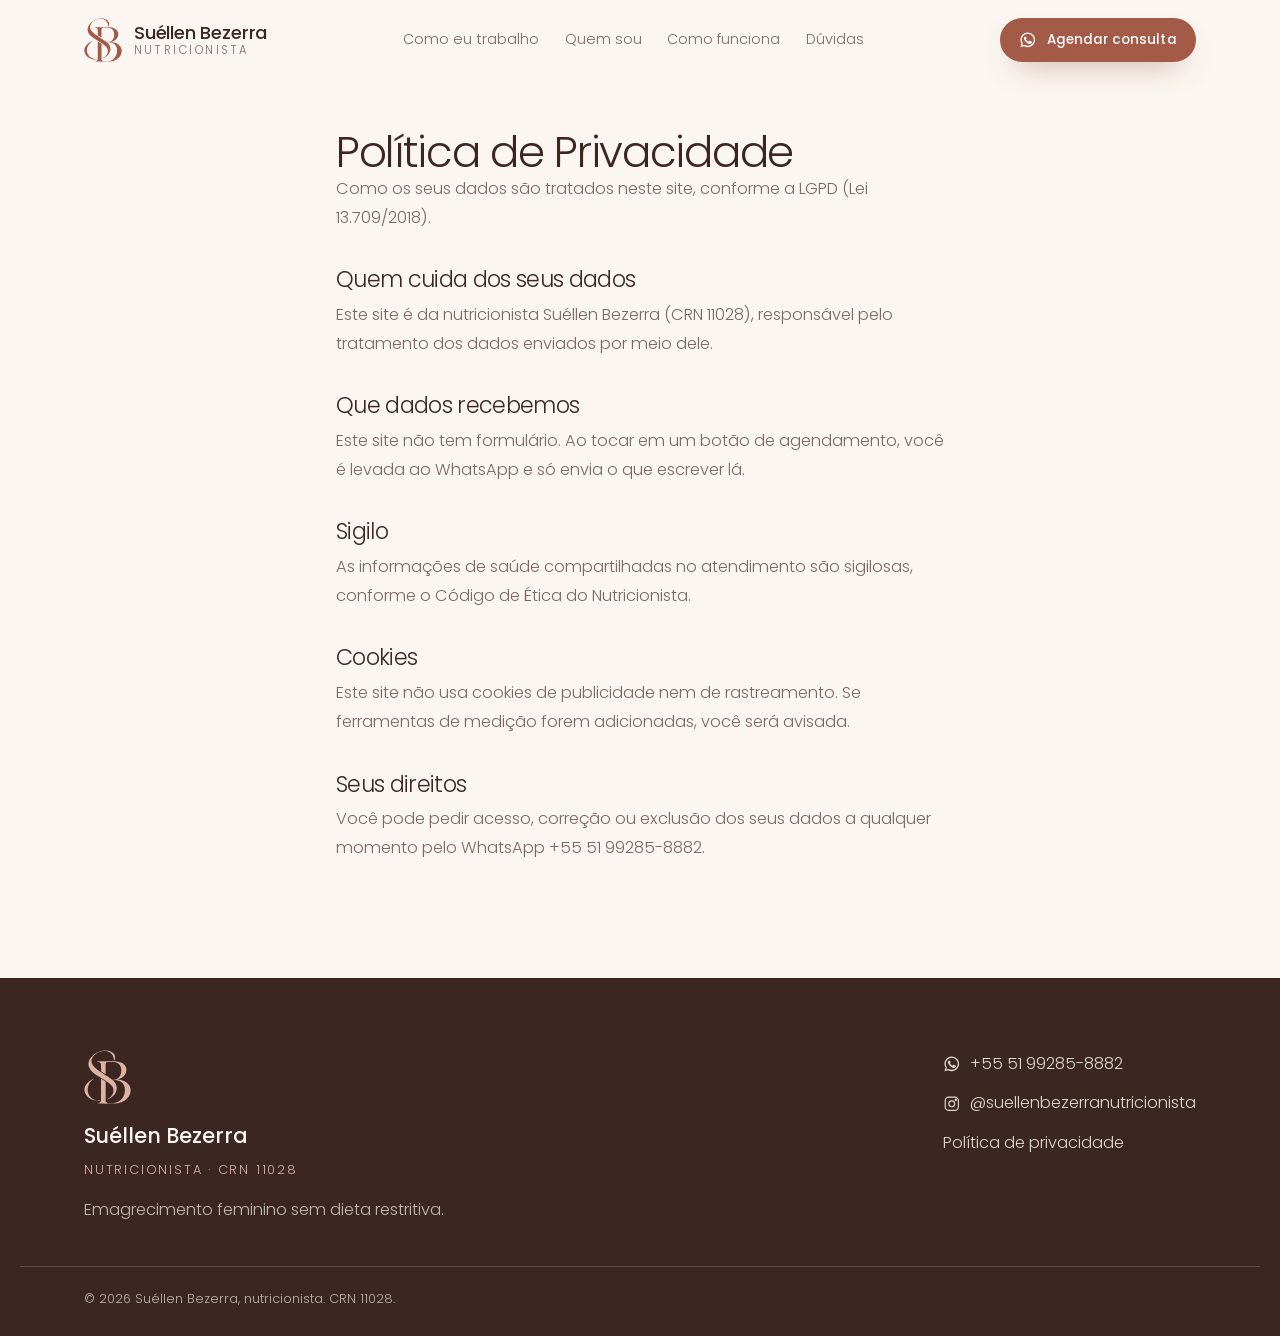
<file: privacidade.html>
<!doctype html>
<html lang="pt-BR">
<head>
<meta charset="utf-8">
<meta name="viewport" content="width=device-width,initial-scale=1,viewport-fit=cover">
<title>Política de Privacidade | Suéllen Bezerra</title>
<meta name="description" content="Política de privacidade (LGPD) do site da nutricionista Suéllen Bezerra.">
<meta name="robots" content="noindex,nofollow">
<link rel="canonical" href="https://suellenbezerra.vercel.app/privacidade">
<meta name="theme-color" content="#FBF6F1">
<meta property="og:type" content="website"><meta property="og:locale" content="pt_BR"><meta property="og:site_name" content="Suéllen Bezerra, nutricionista">
<meta property="og:title" content="Política de Privacidade | Suéllen Bezerra"><meta property="og:description" content="Política de privacidade (LGPD) do site da nutricionista Suéllen Bezerra."><meta property="og:url" content="https://suellenbezerra.vercel.app/privacidade">
<meta property="og:image" content="https://suellenbezerra.vercel.app/assets/img/og-image-v2.jpg"><meta name="twitter:card" content="summary_large_image">
<link rel="icon" href="/assets/img/favicon-v2.svg" type="image/svg+xml"><link rel="icon" href="/assets/img/favicon-v2.png" type="image/png" sizes="64x64"><link rel="apple-touch-icon" href="/assets/img/apple-touch-icon.png">
<link rel="preload" href="/assets/fonts/poppins-300.woff2" as="font" type="font/woff2" crossorigin>
<link rel="preload" href="/assets/fonts/poppins-500.woff2" as="font" type="font/woff2" crossorigin>

<script>document.documentElement.classList.add('js')</script>
<style>@font-face{font-family:"Poppins";src:url(/assets/fonts/poppins-300.woff2) format("woff2");font-weight:300;font-display:swap}@font-face{font-family:"Poppins";src:url(/assets/fonts/poppins-400.woff2) format("woff2");font-weight:400;font-display:swap}@font-face{font-family:"Poppins";src:url(/assets/fonts/poppins-500.woff2) format("woff2");font-weight:500;font-display:swap}@font-face{font-family:"Sans Reserva";src:local("Arial");size-adjust:112.5%}:root{--papel:#FBF6F1;--papel-2:#F4EAE2;--rose:#EDD5CB;--rose-2:#DDB3A4;--rose-3:#C98F7D;--terra:#A35A47;--terra-2:#8C4A39;--cacau:#3B2622;--cacau-2:#2B1B18;--tinta:#3B2622;--muted:#7D6762;--linha:rgba(59,38,34,.12);--linha-c:rgba(251,246,241,.18);--sans:"Poppins","Sans Reserva",Arial,sans-serif;--t-hero:clamp(2.6rem,5.6vw,5.4rem);--t-h2:clamp(1.9rem,3.4vw,3.2rem);--gutter:clamp(1.25rem,5vw,4rem);--maxw:1240px;--sec:clamp(4.5rem,9vw,8rem);--ease:cubic-bezier(.2,.8,.3,1);--r:22px}*,*::before,*::after{box-sizing:border-box}html{-webkit-text-size-adjust:100%;scroll-padding-top:6rem}body{margin:0;background:var(--papel);color:var(--tinta);font:300 1.02rem/1.75 var(--sans);-webkit-font-smoothing:antialiased;overflow-x:clip}img{display:block;max-width:100%;height:auto}a{color:inherit;text-decoration:none}h1,h2,h3,p,ul,ol,dl,dd,figure{margin:0}h1,h2{font-weight:300;line-height:1.08;letter-spacing:-.03em;text-wrap:balance}h3{font-weight:500;font-size:1.08rem;line-height:1.35;letter-spacing:-.01em}.wrap{width:100%;max-width:var(--maxw);margin-inline:auto;padding-inline:var(--gutter)}:focus-visible{outline:2px solid var(--terra);outline-offset:3px;border-radius:6px}::selection{background:var(--rose-2);color:var(--cacau)}.btn{display:inline-flex;align-items:center;justify-content:center;gap:.6rem;min-height:3.25rem;padding:.7rem 1.6rem;border-radius:999px;border:1px solid transparent;font:500 .92rem/1.2 var(--sans);letter-spacing:.005em;cursor:pointer;transition:background-color .35s var(--ease),color .35s var(--ease),border-color .35s var(--ease),transform .35s var(--ease),box-shadow .35s var(--ease)}.btn svg{width:1.1rem;height:1.1rem;flex:none}.btn:active{transform:scale(.98)}.btn--pri{background:var(--terra);color:#fff;box-shadow:0 14px 30px -16px rgba(140,74,57,.7)}.btn--pri:hover{background:var(--terra-2)}.btn--claro{background:var(--papel);color:var(--cacau)}.btn--claro:hover{background:var(--rose)}.btn--linha{border-color:rgba(59,38,34,.25);color:var(--tinta)}.btn--linha:hover{border-color:var(--terra);color:var(--terra)}.btn--linha svg{width:1rem;height:1rem}.ctas{display:flex;flex-wrap:wrap;gap:.75rem}.top{position:fixed;inset:0 0 auto 0;z-index:60;transition:background-color .4s var(--ease),box-shadow .4s var(--ease)}.top.solid{background:rgba(251,246,241,.9);-webkit-backdrop-filter:blur(14px);backdrop-filter:blur(14px);box-shadow:0 1px 0 var(--linha)}.top__in{display:flex;align-items:center;justify-content:space-between;gap:1.5rem;height:5rem}.marca{display:flex;align-items:center;gap:.75rem}.marca__sb{height:2.75rem;width:auto}.marca__txt{display:flex;flex-direction:column;line-height:1.15}.marca b{font-weight:500;font-size:1.12rem;letter-spacing:-.01em}.marca__txt>span{font-size:.72rem;letter-spacing:.22em;text-transform:uppercase;color:var(--muted)}.nav{display:flex;gap:1.6rem;font-size:.9rem;color:var(--muted)}.nav a{transition:color .3s}.nav a:hover{color:var(--terra)}.top .btn{min-height:2.75rem;padding:.5rem 1.15rem;font-size:.84rem}.capa{position:relative;min-height:100svh;display:flex;align-items:center;overflow:hidden;isolation:isolate;background:linear-gradient(180deg,var(--papel) 0%,var(--papel-2) 100%)}.capa__fundo{position:absolute;inset:0;z-index:-2;pointer-events:none;--borda:max(var(--gutter),calc((100vw - var(--maxw)) / 2 + var(--gutter)))}.capa__blob,.capa__linha{position:absolute;width:min(55vw,50rem);aspect-ratio:1;right:max(0px,calc(var(--borda) - 5rem));bottom:-19%;overflow:visible}.capa__blob{animation:gira-blob 90s linear infinite}.capa__linha{fill:none;stroke:var(--rose-3);stroke-width:1.1;opacity:.8;animation:gira-blob 120s linear infinite reverse}.capa__linha path,.capa__ramo path{vector-effect:non-scaling-stroke}@keyframes gira-blob{to{transform:rotate(360deg)}}.capa__ramo{position:absolute;top:6.2rem;right:max(.6rem,calc(var(--borda) - 8.5rem));width:clamp(7.5rem,11.5vw,12rem);height:auto;overflow:visible;fill:none;stroke:var(--rose-3);stroke-width:1.4;stroke-linecap:round;stroke-linejoin:round;transform-origin:62% 100%;animation:balanca 9s ease-in-out infinite alternate}.capa__ramo path{stroke-dasharray:1;stroke-dashoffset:1;animation:desenha 1.8s var(--ease) var(--d,0s) forwards}@keyframes desenha{to{stroke-dashoffset:0}}@keyframes balanca{from{transform:rotate(-2.5deg)}to{transform:rotate(2deg)}}.capa__foto{position:absolute;right:max(var(--gutter),calc((100vw - var(--maxw)) / 2 + var(--gutter)));bottom:0;z-index:-1}.capa__foto img{height:min(calc(100svh - 6.5rem),54rem);width:auto;max-width:46vw;object-fit:contain;object-position:bottom;filter:drop-shadow(0 30px 40px rgba(59,38,34,.18));-webkit-mask-image:linear-gradient(90deg,transparent 0,#000 16%);mask-image:linear-gradient(90deg,transparent 0,#000 16%)}.capa__in{padding-block:7rem 4rem}.capa__txt{max-width:34rem}.capa h1{font-size:var(--t-hero);line-height:1.02}.capa__txt>p:not(.capa__crn){margin-top:1.4rem;font-size:clamp(1.02rem,1.2vw,1.16rem);color:var(--muted);max-width:30rem}.capa .ctas{margin-top:2.2rem}.capa__crn{margin-top:1.8rem;font-size:.82rem;letter-spacing:.06em;color:var(--muted)}.faixa{overflow:hidden;background:var(--cacau);color:var(--rose);padding-block:1.15rem}.faixa__t{display:flex;width:max-content;animation:corre 38s linear infinite}.faixa__t span{flex:none;margin-right:2.2rem;font-size:clamp(1rem,1.5vw,1.3rem);white-space:nowrap}.faixa__t i{flex:none;margin-right:2.2rem;align-self:center;width:.4rem;height:.4rem;border-radius:50%;background:var(--rose-3)}@keyframes corre{to{transform:translate3d(-50%,0,0)}}.sec{position:relative;padding-block:var(--sec)}.cab{text-align:center;max-width:46rem;margin:0 auto clamp(2.4rem,5vw,3.6rem)}.cab h2{font-size:var(--t-h2)}.fim{display:flex;justify-content:center;margin-top:clamp(2.4rem,5vw,3.4rem)}.cuidado{position:relative;min-height:min(92svh,58rem);display:flex;align-items:center;overflow:hidden;isolation:isolate;padding-block:var(--sec)}.cuidado__bg{position:absolute;inset:0;z-index:-1}.cuidado__bg img{width:100%;height:100%;object-fit:cover;object-position:78% 30%}.cuidado__bg::after{content:"";position:absolute;inset:0;background:linear-gradient(90deg,var(--papel) 0%,rgba(251,246,241,.94) 30%,rgba(251,246,241,.55) 50%,rgba(251,246,241,0) 66%)}.cuidado__txt{max-width:33rem}.cuidado h2{font-size:var(--t-h2)}.cuidado__txt p{margin-top:1.2rem;color:var(--muted)}.cuidado__txt .ctas{margin-top:2rem}.pilares-sec{position:relative;padding-block:var(--sec);background:var(--papel-2)}.pilares-sec .cab{position:sticky;top:4.9rem;z-index:3;margin-bottom:0;padding:1.6rem 0 1.4rem;background:var(--papel-2)}.pilares{position:relative;z-index:1;display:flex;flex-direction:column;gap:1.2rem;max-width:58rem;margin:clamp(1rem,2vw,1.6rem) auto 0}.pilar{position:sticky;top:calc(var(--cab-h,10.6rem) + var(--i) * 1.1rem);display:grid;grid-template-columns:auto auto 1fr;grid-template-areas:"n ic t" "n ic p";column-gap:clamp(1rem,3vw,2rem);row-gap:.4rem;align-items:center;min-height:11rem;padding:clamp(1.6rem,3.5vw,2.4rem) clamp(1.4rem,4vw,2.8rem);border-radius:var(--r);background:#fff;border:1px solid var(--linha);box-shadow:0 -18px 40px -28px rgba(59,38,34,.3)}.pilar__n{grid-area:n;font-size:clamp(2.4rem,5vw,3.6rem);font-weight:300;letter-spacing:-.04em;line-height:1;color:var(--terra)}.pilar__ic{grid-area:ic;display:grid;place-items:center;width:3.6rem;height:3.6rem;border-radius:50%;border:1px solid rgba(59,38,34,.2);color:var(--terra)}.pilar__ic svg{width:1.6rem;height:1.6rem}.pilar h3{grid-area:t;align-self:end;font-size:clamp(1.15rem,1.8vw,1.45rem);font-weight:400}.pilar p{grid-area:p;align-self:start;color:var(--muted);font-size:.98rem}.frase,.final{position:relative;clip-path:inset(0);color:var(--papel);isolation:isolate}.frase__bg,.final__bg{position:fixed;inset:4.9rem 0 0 0;z-index:-1}.frase__bg img,.final__bg img{width:100%;height:100%;object-fit:cover;object-position:65% 0%}.frase__bg img{object-position:50% 22%}.frase__bg::after,.final__bg::after{content:"";position:absolute;inset:0;background:radial-gradient(75% 85% at 50% 55%,rgba(43,27,24,.82),rgba(43,27,24,.55))}.frase{min-height:88svh;display:flex;align-items:center;text-align:center}.frase__txt{max-width:50rem;margin-inline:auto;padding-block:var(--sec)}.frase__grande{font-size:clamp(1.45rem,2.3vw,2.15rem);font-weight:300;line-height:1.4;letter-spacing:-.015em;text-wrap:balance}.frase .ctas{margin-top:2.2rem;justify-content:center}.final{min-height:80svh;display:flex;align-items:center;text-align:center}.final__bg::after{background:radial-gradient(80% 80% at 50% 50%,rgba(43,27,24,.7),rgba(43,27,24,.92))}.final__txt{max-width:40rem;margin-inline:auto;padding-block:var(--sec)}.final h2{font-size:var(--t-h2)}.final p{margin:1.2rem auto 0;color:rgba(251,246,241,.82)}.final .ctas{justify-content:center;margin-top:2.2rem}.quem__lista{display:grid;grid-template-columns:repeat(2,1fr);column-gap:clamp(1.5rem,4vw,3rem);margin:0 auto;padding:0;list-style:none;max-width:60rem;border-top:1px solid var(--linha)}.quem__lista li{display:grid;grid-template-columns:2.6rem 1fr;align-items:baseline;padding:1.3rem 0;border-bottom:1px solid var(--linha);font-size:1.06rem}.quem__lista span{font-size:.82rem;font-weight:500;letter-spacing:.1em;color:var(--terra)}.sobre{background:var(--papel-2)}.sobre__in{display:grid;grid-template-columns:1fr 1.1fr;gap:clamp(2rem,7vw,6rem);align-items:center}.galeria{position:relative;min-width:0;overflow:hidden;padding-block:.5rem;-webkit-mask-image:linear-gradient(90deg,transparent 0,#000 16%,#000 84%,transparent 100%);mask-image:linear-gradient(90deg,transparent 0,#000 16%,#000 84%,transparent 100%)}.galeria__trilho{display:flex;width:max-content;animation:galeria 64s linear infinite}.galeria figure{flex:none;width:clamp(14rem,24vw,23rem);aspect-ratio:4/5;margin:0 1rem 0 0;border-radius:var(--r);overflow:hidden;background:var(--rose)}@media (min-width:861px){.galeria{margin-left:calc(-1 * (max(0px,(100vw - var(--maxw)) / 2) + var(--gutter)))}}.galeria img{width:100%;height:100%;object-fit:cover}.galeria:hover .galeria__trilho{animation-play-state:paused}.js .galeria:not(.roda) .galeria__trilho{animation-play-state:paused}@keyframes galeria{to{transform:translate3d(-50%,0,0)}}.sobre h2{font-size:var(--t-h2)}.sobre__txt p{margin-top:1.1rem;color:var(--muted)}.sobre__dados{display:grid;grid-template-columns:repeat(3,1fr);gap:1rem;margin-top:2rem;padding-top:1.4rem;border-top:1px solid var(--linha)}.sobre__dados dt{font-size:.74rem;letter-spacing:.14em;text-transform:uppercase;color:var(--muted)}.sobre__dados dd{margin-top:.2rem;font-weight:400}.sobre .ctas{margin-top:2rem}.passos-in{display:grid;grid-template-columns:.8fr 1.2fr;gap:clamp(2rem,6vw,5rem);align-items:start}.passos-cab{position:sticky;top:7rem;display:flex;flex-direction:column;align-items:flex-start;gap:1.8rem}.passos-cab h2{font-size:var(--t-h2)}.passos{position:relative;margin:0;padding:0;list-style:none}.passos::before{content:"";position:absolute;left:1.6rem;top:1rem;bottom:1rem;width:1px;background:var(--linha)}.passo{position:relative;display:grid;grid-template-columns:3.2rem 1fr;gap:1.4rem;padding-bottom:2.6rem}.passo:last-child{padding-bottom:0}.passo b{position:relative;display:grid;place-items:center;width:3.2rem;height:3.2rem;border-radius:50%;background:var(--papel);border:1px solid var(--rose-3);color:var(--terra);font-weight:500;font-size:.9rem}.passo h3{font-size:1.2rem;font-weight:400;padding-top:.6rem}.passo p{margin-top:.4rem;color:var(--muted)}.faq-sec{background:var(--papel)}.faq{display:grid;grid-template-columns:.8fr 1.2fr;gap:clamp(2rem,6vw,5rem);align-items:start}.faq__cab{position:sticky;top:7rem;display:flex;flex-direction:column;align-items:flex-start;gap:1.8rem}.faq__cab h2{font-size:var(--t-h2)}.faq__item{border-bottom:1px solid var(--linha)}.faq__item summary{display:flex;justify-content:space-between;align-items:center;gap:1rem;padding:1.3rem 0;cursor:pointer;list-style:none;font-size:1.06rem;font-weight:400}.faq__item summary::-webkit-details-marker{display:none}.faq__item summary i{position:relative;flex:none;width:2rem;height:2rem;border-radius:50%;border:1px solid var(--linha);transition:transform .4s var(--ease),background-color .3s}.faq__item summary i::before,.faq__item summary i::after{content:"";position:absolute;left:50%;top:50%;width:.8rem;height:1px;background:currentColor;transform:translate(-50%,-50%)}.faq__item summary i::after{transform:translate(-50%,-50%) rotate(90deg)}.faq__item[open] summary i{transform:rotate(45deg);background:var(--rose)}.faq__item p{padding:0 3rem 1.4rem 0;color:var(--muted)}.rod{background:var(--cacau);color:var(--papel);padding-block:clamp(3rem,6vw,4.5rem) 1.6rem}.rod__in{display:flex;justify-content:space-between;gap:2rem;flex-wrap:wrap}.rod__sb{height:3.4rem;width:auto;margin-bottom:.9rem}.rod__marca b{display:block;font-weight:500;font-size:1.3rem}.rod__marca span{font-size:.8rem;letter-spacing:.14em;text-transform:uppercase;color:var(--rose-2)}.rod__marca p{margin-top:.8rem;color:rgba(251,246,241,.7)}.rod__col{display:flex;flex-direction:column;gap:.7rem}.rod__col a{display:inline-flex;align-items:center;gap:.6rem;color:rgba(251,246,241,.85);transition:color .3s}.rod__col a:hover{color:var(--rose)}.rod__col svg{width:1.1rem;height:1.1rem}.rod__fim{margin-top:2.6rem;padding-top:1.3rem;border-top:1px solid var(--linha-c);font-size:.8rem;color:rgba(251,246,241,.68)}.zap{position:fixed;right:1.1rem;bottom:1.1rem;z-index:50;display:inline-flex;align-items:center;gap:.6rem;padding:.75rem 1.2rem .75rem .9rem;border-radius:999px;background:#1FAF5A;color:#fff;font-weight:500;font-size:.86rem;box-shadow:0 16px 34px -14px rgba(0,0,0,.45);transition:transform .35s var(--ease)}.zap svg{width:1.5rem;height:1.5rem}.zap:hover{transform:translateY(-2px)}.js .zap{opacity:0;transform:translateY(12px);pointer-events:none;transition:opacity .4s var(--ease),transform .4s var(--ease)}.js .zap.ver{opacity:1;transform:none;pointer-events:auto}.texto-pag{padding-top:8rem}.texto{max-width:46rem}.texto h1{font-size:var(--t-h2)}.texto h2{font-size:1.4rem;margin:2.2rem 0 .6rem}.texto p{color:var(--muted)}.obrigado{min-height:100svh;display:grid;place-items:center;text-align:center;padding:2rem}.obrigado__sb{height:4.4rem;width:auto;margin:0 auto 1rem}.obrigado__nome{font-weight:500;letter-spacing:.2em;text-transform:uppercase;font-size:.8rem;color:var(--muted)}.obrigado h1{margin-top:1rem;font-size:clamp(1.8rem,4vw,2.8rem)}.obrigado p{margin-top:.8rem;color:var(--muted)}.gira{width:2.6rem;height:2.6rem;margin:2rem auto;border-radius:50%;border:1.5px solid var(--linha);border-top-color:var(--terra);animation:gira 1s linear infinite}@keyframes gira{to{transform:rotate(360deg)}}.obrigado .ctas{justify-content:center}.js .rv{opacity:0;transform:translate3d(0,26px,0);transition:opacity .9s var(--ease),transform 1.1s var(--ease)}.js .rv.in{opacity:1;transform:none}.js .rv[data-d="1"]{transition-delay:.08s}.js .rv[data-d="2"]{transition-delay:.16s}@media (max-width:1000px){.nav{display:none}}@media (min-width:761px) and (max-width:1000px){.capa__txt{max-width:min(34rem,50vw)}.capa__blob,.capa__linha{width:64vw;bottom:-5%}}@media (max-width:860px){.cuidado__in,.sobre__in,.passos-in,.faq{grid-template-columns:1fr}.passos-cab,.faq__cab{position:relative;top:0;align-items:center;text-align:center}.quem__lista{grid-template-columns:1fr}}@media (max-width:760px){.top__in{height:4.4rem}.top .btn{display:none}.marca b{font-size:1.02rem}.marca__sb{height:2.35rem}.rod__sb{margin-inline:auto}.capa{flex-direction:column;align-items:stretch;min-height:0;background:var(--papel)}.capa__blob,.capa__linha{width:min(104vw,50svh);left:calc(50% - min(52vw,25svh));right:auto;bottom:auto;top:5.2rem}.capa__ramo{top:5rem;right:.2rem;width:4.6rem;stroke-width:1.2}.capa__foto{position:relative;right:auto;bottom:auto;width:100%;margin:4.4rem auto 0;display:flex;justify-content:center}.capa__foto img{height:min(54svh,118vw);max-width:100%}.capa__foto::after{content:"";position:absolute;inset:auto 0 0 0;height:32%;background:linear-gradient(0deg,var(--papel) 8%,rgba(251,246,241,0))}.capa__in{padding-block:0 3rem;margin-top:-4.5rem;position:relative;text-align:center}.capa__txt{margin-inline:auto}.capa__txt>p:not(.capa__crn){margin-inline:auto}.ctas{justify-content:center}.cuidado__txt,.sobre__txt,.frase__txt,.cab{text-align:center}.pilar{grid-template-columns:auto 1fr;grid-template-areas:"ic n" "t t" "p p";top:calc(var(--cab-h,9rem) + var(--i) * .8rem);min-height:0;text-align:left}.pilar__n{justify-self:end;font-size:2.4rem}.pilar h3{margin-top:.6rem}.frase__bg,.final__bg{position:absolute;inset:0}.cuidado{flex-direction:column;align-items:stretch;min-height:0;padding-block:0 var(--sec)}.cuidado__bg{position:relative;inset:auto;height:min(118vw,32rem)}.cuidado__bg img{object-position:50% 20%}.cuidado__bg::after{background:linear-gradient(0deg,var(--papel) 0%,rgba(251,246,241,0) 40%)}.cuidado__txt{max-width:none;margin-top:-2rem}.pilares-sec .cab{top:4.3rem;padding:1.2rem 0 1rem}.frase,.final{clip-path:none;overflow:hidden}.frase__bg img{object-position:50% 0}.final__bg img{object-position:50% 12%}.capa__foto img{-webkit-mask-image:none;mask-image:none}.frase__bg::after{background:linear-gradient(0deg,rgba(43,27,24,.95) 0%,rgba(43,27,24,.75) 60%,rgba(43,27,24,.55) 100%)}.galeria{margin-inline:calc(var(--gutter) * -1)}.galeria figure{width:62vw;max-width:20rem;margin-right:.8rem}.sobre__dados{grid-template-columns:1fr 1fr 1fr;text-align:center}.faq__item p{padding-right:0}.rod__in{flex-direction:column;text-align:center;align-items:center}.rod__fim{text-align:center}.zap span{display:none}.zap{padding:.85rem}}@media (max-width:760px) and (max-height:720px){.capa__foto img{height:46svh}.capa__blob,.capa__linha{width:44svh;left:calc(50% - 22svh)}.capa__txt>p:not(.capa__crn){margin-top:1rem}.capa .ctas{margin-top:1.4rem}}@media (prefers-reduced-motion:reduce){*,*::before,*::after{animation-duration:.01ms!important;animation-iteration-count:1!important;transition-duration:.01ms!important}.js .rv{opacity:1;transform:none}.galeria{overflow-x:auto;scroll-snap-type:x mandatory}.galeria figure{scroll-snap-align:center}}@media (max-width:600px){.ctas{display:grid;grid-template-columns:minmax(0,max-content);width:fit-content;max-width:100%;margin-inline:auto}.ctas>*{width:100%;justify-content:center;text-align:center}}</style>

</head>
<body>
<header class="top"><div class="wrap top__in">
  <a class="marca" href="/" aria-label="Suéllen Bezerra, nutricionista, início"><img class="marca__sb" src="/assets/img/sb-monograma.svg" alt="" width="40" height="46"><span class="marca__txt"><b>Suéllen Bezerra</b><span>Nutricionista</span></span></a>
  <nav class="nav" aria-label="Principal"><a href="/#como">Como eu trabalho</a><a href="/#sobre">Quem sou</a><a href="/#passos">Como funciona</a><a href="/#duvidas">Dúvidas</a></nav>
  <a class="btn btn--pri" href="/obrigado?c=topo"><svg viewBox="0 0 24 24" fill="currentColor" aria-hidden="true"><path d="M12 2a10 10 0 0 0-8.6 15.1L2 22l5-1.3A10 10 0 1 0 12 2zm0 18.2a8.2 8.2 0 0 1-4.2-1.1l-.3-.2-3 .8.8-2.9-.2-.3A8.2 8.2 0 1 1 12 20.2zm4.5-6.1c-.2-.1-1.5-.7-1.7-.8s-.4-.1-.6.1-.7.8-.8 1-.3.2-.5.1a6.7 6.7 0 0 1-3.3-2.9c-.2-.4.2-.4.7-1.3.1-.2 0-.3 0-.4l-.8-1.8c-.2-.5-.4-.4-.6-.4h-.5a1 1 0 0 0-.7.3 3 3 0 0 0-.9 2.2 5.2 5.2 0 0 0 1.1 2.7 11.8 11.8 0 0 0 4.5 4c1.7.7 2.4.8 3.2.6a2.8 2.8 0 0 0 1.8-1.3 2.3 2.3 0 0 0 .2-1.3c-.1-.1-.3-.2-.6-.3z"/></svg><span>Agendar consulta</span></a>
</div></header>
<main>
<section class="sec texto-pag"><div class="wrap texto">
<h1>Política de Privacidade</h1>
<p>Como os seus dados são tratados neste site, conforme a LGPD (Lei 13.709/2018).</p>
<h2>Quem cuida dos seus dados</h2><p>Este site é da nutricionista Suéllen Bezerra (CRN 11028), responsável pelo tratamento dos dados enviados por meio dele.</p>
<h2>Que dados recebemos</h2><p>Este site não tem formulário. Ao tocar em um botão de agendamento, você é levada ao WhatsApp e só envia o que escrever lá.</p>
<h2>Sigilo</h2><p>As informações de saúde compartilhadas no atendimento são sigilosas, conforme o Código de Ética do Nutricionista.</p>
<h2>Cookies</h2><p>Este site não usa cookies de publicidade nem de rastreamento. Se ferramentas de medição forem adicionadas, você será avisada.</p>
<h2>Seus direitos</h2><p>Você pode pedir acesso, correção ou exclusão dos seus dados a qualquer momento pelo WhatsApp +55 51 99285-8882.</p>
</div></section>
</main>
<footer class="rod"><div class="wrap rod__in">
  <div class="rod__marca"><img class="rod__sb" src="/assets/img/sb-monograma-claro.svg" alt="" width="48" height="56" loading="lazy"><b>Suéllen Bezerra</b><span>Nutricionista · CRN 11028</span><p>Emagrecimento feminino sem dieta restritiva.</p></div>
  <div class="rod__col"><a href="/obrigado?c=rodape"><svg viewBox="0 0 24 24" fill="currentColor" aria-hidden="true"><path d="M12 2a10 10 0 0 0-8.6 15.1L2 22l5-1.3A10 10 0 1 0 12 2zm0 18.2a8.2 8.2 0 0 1-4.2-1.1l-.3-.2-3 .8.8-2.9-.2-.3A8.2 8.2 0 1 1 12 20.2zm4.5-6.1c-.2-.1-1.5-.7-1.7-.8s-.4-.1-.6.1-.7.8-.8 1-.3.2-.5.1a6.7 6.7 0 0 1-3.3-2.9c-.2-.4.2-.4.7-1.3.1-.2 0-.3 0-.4l-.8-1.8c-.2-.5-.4-.4-.6-.4h-.5a1 1 0 0 0-.7.3 3 3 0 0 0-.9 2.2 5.2 5.2 0 0 0 1.1 2.7 11.8 11.8 0 0 0 4.5 4c1.7.7 2.4.8 3.2.6a2.8 2.8 0 0 0 1.8-1.3 2.3 2.3 0 0 0 .2-1.3c-.1-.1-.3-.2-.6-.3z"/></svg> +55 51 99285-8882</a><a href="https://www.instagram.com/suellenbezerranutricionista/" target="_blank" rel="noopener"><svg viewBox="0 0 24 24" fill="none" stroke="currentColor" stroke-width="1.6" aria-hidden="true"><rect x="3" y="3" width="18" height="18" rx="5"/><circle cx="12" cy="12" r="4"/><circle cx="17.5" cy="6.5" r=".8" fill="currentColor"/></svg> @suellenbezerranutricionista</a><a href="/privacidade">Política de privacidade</a></div>
</div><p class="rod__fim wrap">© 2026 Suéllen Bezerra, nutricionista. CRN 11028.</p></footer>
<a class="zap" href="/obrigado?c=flutuante" aria-label="Agendar consulta pelo WhatsApp"><svg viewBox="0 0 24 24" fill="currentColor" aria-hidden="true"><path d="M12 2a10 10 0 0 0-8.6 15.1L2 22l5-1.3A10 10 0 1 0 12 2zm0 18.2a8.2 8.2 0 0 1-4.2-1.1l-.3-.2-3 .8.8-2.9-.2-.3A8.2 8.2 0 1 1 12 20.2zm4.5-6.1c-.2-.1-1.5-.7-1.7-.8s-.4-.1-.6.1-.7.8-.8 1-.3.2-.5.1a6.7 6.7 0 0 1-3.3-2.9c-.2-.4.2-.4.7-1.3.1-.2 0-.3 0-.4l-.8-1.8c-.2-.5-.4-.4-.6-.4h-.5a1 1 0 0 0-.7.3 3 3 0 0 0-.9 2.2 5.2 5.2 0 0 0 1.1 2.7 11.8 11.8 0 0 0 4.5 4c1.7.7 2.4.8 3.2.6a2.8 2.8 0 0 0 1.8-1.3 2.3 2.3 0 0 0 .2-1.3c-.1-.1-.3-.2-.6-.3z"/></svg><span>Agendar consulta</span></a>
<script src="/assets/js/site.js?v=475243726f" defer></script>
</body>
</html>
</file>
